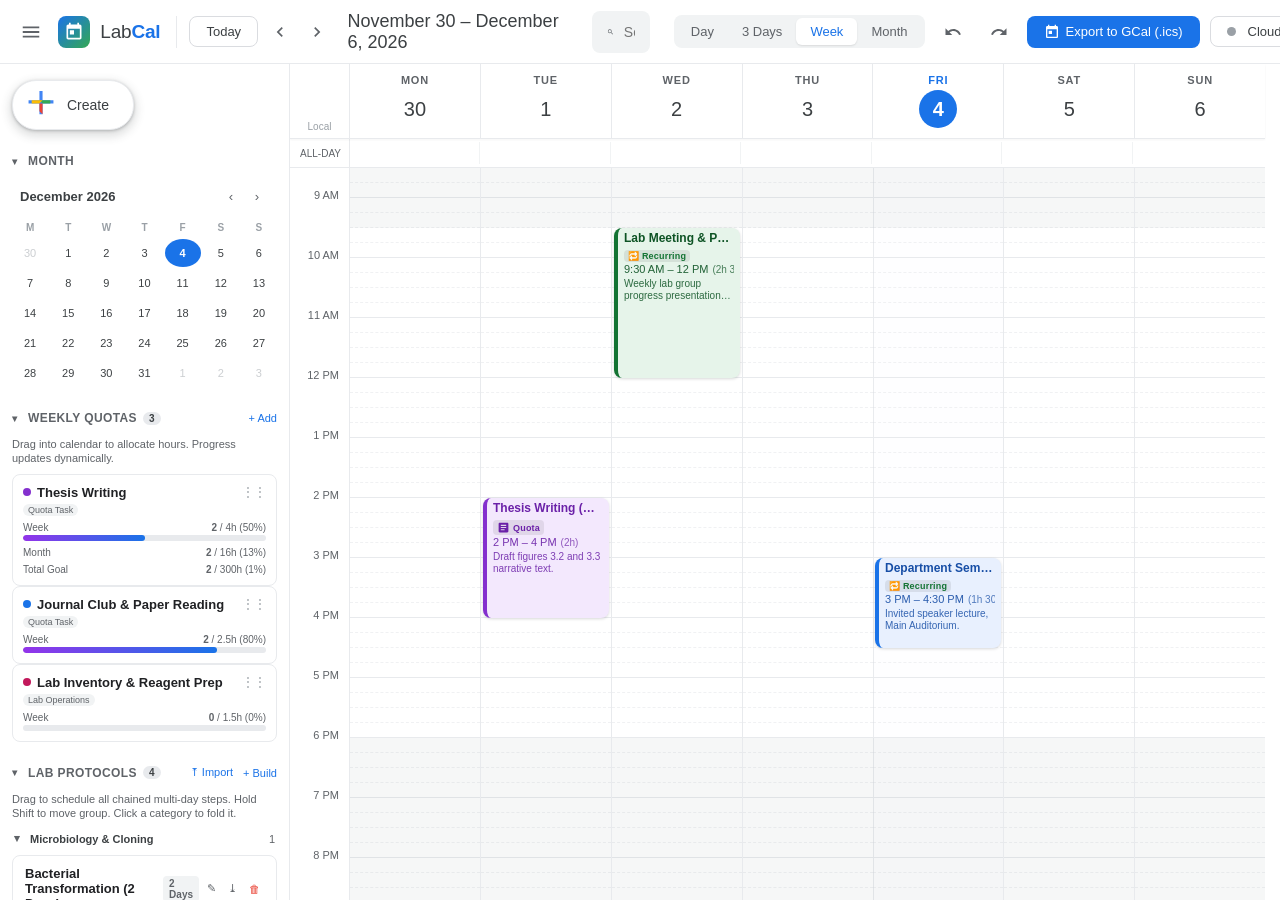
<file: index.html>
<!DOCTYPE html>
<html lang="en">
<head>
  <meta charset="UTF-8">
  <meta name="viewport" content="width=device-width, initial-scale=1.0">
  <title>LabCal - Biology & Research Calendar</title>
  <link rel="manifest" href="manifest.json">
  <link rel="icon" type="image/svg+xml" href="icons/icon.svg">
  <link rel="apple-touch-icon" href="icons/icon-192.png">
  <meta name="theme-color" content="#1a73e8">
  <meta name="mobile-web-app-capable" content="yes">
  <meta name="apple-mobile-web-app-capable" content="yes">
  <meta name="apple-mobile-web-app-status-bar-style" content="default">
  <meta name="apple-mobile-web-app-title" content="LabCal">
  <link rel="stylesheet" href="css/main.css">
  <link rel="stylesheet" href="css/calendar.css">
  <link rel="stylesheet" href="css/sidebar.css">
  <link rel="stylesheet" href="css/modal.css">
  <link rel="stylesheet" href="css/responsive.css">
</head>
<body>
  <!-- Top Application Header (Google Calendar Style) -->
  <header class="app-header">
    <div class="header-left">
      <button class="icon-btn" id="sidebarToggleBtn" title="Toggle Sidebar">
        <svg viewBox="0 0 24 24" width="22" height="22" fill="currentColor">
          <path d="M3 18h18v-2H3v2zm0-5h18v-2H3v2zm0-7v2h18V6H3z"/>
        </svg>
      </button>

      <a href="#" class="app-logo">
        <div class="app-logo-icon">
          <svg viewBox="0 0 24 24" width="20" height="20" fill="currentColor">
            <path d="M19 3h-1V1h-2v2H8V1H6v2H5c-1.1 0-2 .9-2 2v14c0 1.1.9 2 2 2h14c1.1 0 2-.9 2-2V5c0-1.1-.9-2-2-2zm0 16H5V8h14v11zM7 10h5v5H7z"/>
          </svg>
        </div>
        <div class="app-logo-text">Lab<span>Cal</span></div>
      </a>

      <div class="nav-controls">
        <button class="btn btn-outline" id="todayBtn">Today</button>
        <button class="icon-btn" id="prevBtn" title="Previous">
          <svg viewBox="0 0 24 24" width="20" height="20" fill="currentColor"><path d="M15.41 7.41L14 6l-6 6 6 6 1.41-1.41L10.83 12z"/></svg>
        </button>
        <button class="icon-btn" id="nextBtn" title="Next">
          <svg viewBox="0 0 24 24" width="20" height="20" fill="currentColor"><path d="M10 6L8.59 7.41 13.17 12l-4.58 4.59L10 18l6-6z"/></svg>
        </button>
        <div class="current-date-title" id="currentDateTitle">October 2026</div>
      </div>
    </div>

    <div class="header-middle">
      <div class="search-box">
        <svg viewBox="0 0 24 24"><path d="M15.5 14h-.79l-.28-.27A6.471 6.471 0 0 0 16 9.5 6.5 6.5 0 1 0 9.5 16c1.61 0 3.09-.59 4.23-1.57l.27.28v.79l5 4.99L20.49 19l-4.99-5zm-6 0C7.01 14 5 11.99 5 9.5S7.01 5 9.5 5 14 7.01 14 9.5 11.99 14 9.5 14z"/></svg>
        <input type="text" id="searchInput" placeholder="Search events, protocols, or bench notes..." autocomplete="off">
      </div>
    </div>

    <div class="header-right">
      <div class="view-selector">
        <button class="view-btn" data-view="day">Day</button>
        <button class="view-btn" data-view="3day">3 Days</button>
        <button class="view-btn active" data-view="week">Week</button>
        <button class="view-btn" data-view="month">Month</button>
      </div>

      <button class="icon-btn" id="undoBtn" title="Undo (Ctrl+Z)">
        <svg viewBox="0 0 24 24" width="18" height="18" fill="currentColor"><path d="M12.5 8c-2.65 0-5.05.99-6.9 2.6L2 7v9h9l-3.62-3.62c1.39-1.16 3.16-1.88 5.12-1.88 3.54 0 6.55 2.31 7.6 5.5l2.37-.78C21.08 11.03 17.15 8 12.5 8z"/></svg>
      </button>

      <button class="icon-btn" id="redoBtn" title="Redo (Ctrl+Y)">
        <svg viewBox="0 0 24 24" width="18" height="18" fill="currentColor"><path d="M18.4 10.6C16.55 8.99 14.15 8 11.5 8c-4.65 0-8.58 3.03-9.96 7.22L3.9 16c1.05-3.19 4.05-5.5 7.6-5.5 1.95 0 3.73.72 5.12 1.88L13 16h9V7l-3.6 3.6z"/></svg>
      </button>

      <button class="btn btn-primary" id="directGcalBtn" title="Direct 1-Click Export to Google Calendar format (.ics)">
        <svg viewBox="0 0 24 24" width="16" height="16" fill="currentColor"><path d="M19 3h-1V1h-2v2H8V1H6v2H5c-1.1 0-2 .9-2 2v14c0 1.1.9 2 2 2h14c1.1 0 2-.9 2-2V5c0-1.1-.9-2-2-2zm0 16H5V8h14v11zM7 10h5v5H7z"/></svg>
        Export to GCal (.ics)
      </button>

      <button class="btn btn-outline" id="cloudSyncBtn" title="Cloud Sync & Multi-Device Settings">
        <span class="sync-dot sync-dot-local" id="cloudSyncIndicator"></span>
        <span id="cloudSyncLabel">Cloud Sync</span>
      </button>

      <button class="install-pwa-btn hidden" id="installPwaBtn" title="Install LabCal on this device">
        📲 Install App
      </button>

      <div class="export-dropdown-wrapper">
        <button class="btn btn-outline" id="exportMenuBtn">
          More ▾
        </button>
        <div class="create-menu-dropdown hidden" id="exportDropdown">
          <div class="create-menu-item" id="exportIcsBtn">
            <svg viewBox="0 0 24 24"><path d="M19 3h-1V1h-2v2H8V1H6v2H5c-1.1 0-2 .9-2 2v14c0 1.1.9 2 2 2h14c1.1 0 2-.9 2-2V5c0-1.1-.9-2-2-2zm0 16H5V8h14v11z"/></svg>
            Export iCalendar (.ics)...
          </div>
          <div class="create-menu-item" id="exportJsonBtn">
            <svg viewBox="0 0 24 24"><path d="M14 2H6c-1.1 0-1.99.9-1.99 2L4 20c0 1.1.89 2 1.99 2H18c1.1 0 2-.9 2-2V8l-6-6zm2 16H8v-2h8v2zm0-4H8v-2h8v2zm-3-5V3.5L18.5 9H13z"/></svg>
            Export Full Backup (.json)
          </div>
          <div class="create-menu-item" id="importJsonTriggerBtn">
            <svg viewBox="0 0 24 24"><path d="M9 16h6v-6h4l-7-7-7 7h4v6zm-4 2h14v2H5v-2z"/></svg>
            Import Backup (.json)
          </div>
        </div>
      </div>
      <input type="file" id="jsonFileInput" accept=".json" class="hidden">
    </div>
  </header>

  <!-- Application Main Area -->
  <main class="app-main">
    <!-- Left Sidebar -->
    <aside class="app-sidebar" id="appSidebar">
      <!-- Create Action Button -->
      <div class="create-action-wrapper">
        <button class="btn-create-main" id="createMainBtn">
          <svg class="create-plus-icon" viewBox="0 0 36 36">
            <path fill="#4285F4" d="M16 16v14h4V16h14v-4H20V-2h-4v14H2v4z"/>
            <path fill="#34A853" d="M30 16H20l-4-4h14z"/>
            <path fill="#FBBC05" d="M6 16h10l4-4H6z"/>
            <path fill="#EA4335" d="M20 16v14l-4-4V16z"/>
          </svg>
          Create
        </button>
        <div class="create-menu-dropdown hidden" id="createDropdown">
          <div class="create-menu-item" id="createEventOption">
            <svg viewBox="0 0 24 24"><path d="M19 13h-6v6h-2v-6H5v-2h6V5h2v6h6v2z"/></svg>
            New Calendar Event
          </div>
          <div class="create-menu-item" id="createProtocolOption">
            <svg viewBox="0 0 24 24"><path d="M19 19v1a1 1 0 0 1-1 1H6a1 1 0 0 1-1-1v-1l4-5V8a1 1 0 0 1-1-1V5a1 1 0 0 1 1-1h6a1 1 0 0 1 1 1v2a1 1 0 0 1-1 1v6l4 5z"/></svg>
            Build Custom Protocol
          </div>
          <div class="create-menu-item" id="createQuotaOption">
            <svg viewBox="0 0 24 24"><path d="M19 3H5c-1.1 0-2 .9-2 2v14c0 1.1.9 2 2 2h14c1.1 0 2-.9 2-2V5c0-1.1-.9-2-2-2zm-5 14H7v-2h7v2zm3-4H7v-2h10v2zm0-4H7V7h10v2z"/></svg>
            Add Weekly Quota Goal
          </div>
        </div>
      </div>

      <!-- Every section folds by clicking its header (state remembered per device) -->

      <!-- Mini Calendar Datepicker Widget -->
      <div class="sidebar-section" data-section="mini-calendar">
        <div class="sidebar-section-header" role="button" tabindex="0" aria-expanded="true">
          <div class="sidebar-section-title"><span class="section-chevron">▾</span><span>Month</span></div>
        </div>
        <div class="sidebar-section-body">
          <div class="mini-calendar-widget" id="miniCalendarWidget"></div>
        </div>
      </div>

      <!-- Weekly Quotas & Flexible Tasks Section -->
      <div class="sidebar-section" data-section="quotas">
        <div class="sidebar-section-header" role="button" tabindex="0" aria-expanded="true">
          <div class="sidebar-section-title">
            <span class="section-chevron">▾</span>
            <span>Weekly Quotas</span>
            <span class="section-badge" id="quotaCountBadge">3</span>
          </div>
          <button class="section-action-btn" id="addQuotaLinkBtn">+ Add</button>
        </div>
        <div class="sidebar-section-body">
          <p style="font-size: 11px; color: var(--google-grey-700); line-height: 1.3;">
            Drag into calendar to allocate hours. Progress updates dynamically.
          </p>
          <div class="quotas-list" id="sidebarQuotasList"></div>
        </div>
      </div>

      <!-- Protocol Templates Library Section -->
      <div class="sidebar-section" data-section="protocols">
        <div class="sidebar-section-header" role="button" tabindex="0" aria-expanded="true">
          <div class="sidebar-section-title">
            <span class="section-chevron">▾</span>
            <span>Lab Protocols</span>
            <span class="section-badge" id="protocolCountBadge">4</span>
          </div>
          <div class="section-actions">
            <button class="section-action-btn" id="importProtocolLinkBtn" title="Import a shared .protocol.json file">⤒ Import</button>
            <button class="section-action-btn" id="buildProtocolLinkBtn">+ Build</button>
          </div>
        </div>
        <div class="sidebar-section-body">
          <p style="font-size: 11px; color: var(--google-grey-700); line-height: 1.3;">
            Drag to schedule all chained multi-day steps. Hold Shift to move group. Click a category to fold it.
          </p>
          <div class="protocols-list" id="sidebarProtocolsList"></div>
        </div>
      </div>

      <!-- Quick Event Classes (Single Drag Chips) -->
      <div class="sidebar-section" data-section="quick-classes">
        <div class="sidebar-section-header" role="button" tabindex="0" aria-expanded="true">
          <div class="sidebar-section-title"><span class="section-chevron">▾</span><span>Quick Event Classes</span></div>
          <button class="section-action-btn" id="addQuickClassLinkBtn">+ New</button>
        </div>
        <div class="sidebar-section-body">
          <div class="event-classes-grid" id="sidebarEventClassesGrid"></div>
        </div>
      </div>

      <!-- Category Filter Toggles -->
      <div class="sidebar-section" data-section="filters">
        <div class="sidebar-section-header" role="button" tabindex="0" aria-expanded="true">
          <div class="sidebar-section-title"><span class="section-chevron">▾</span><span>Filter Calendars</span></div>
          <button class="section-action-btn" id="addCategoryLinkBtn">+ New</button>
        </div>
        <div class="sidebar-section-body">
          <div class="category-filters-list" id="sidebarCategoryFilters"></div>
        </div>
      </div>

      <!-- Display Options -->
      <div class="sidebar-section" data-section="display">
        <div class="sidebar-section-header" role="button" tabindex="0" aria-expanded="true">
          <div class="sidebar-section-title"><span class="section-chevron">▾</span><span>Display</span></div>
        </div>
        <div class="sidebar-section-body display-options">
          <label class="display-option">
            <input type="checkbox" id="showPassiveToggle" checked>
            <span>Show passive / incubation steps</span>
          </label>
          <label class="display-option">
            <input type="checkbox" id="highlightWorkingHoursToggle" checked>
            <span>Shade outside working hours</span>
          </label>
          <div class="display-option working-hours-row">
            <span>Working hours</span>
            <input type="time" class="input-sm" id="workingHoursStart" value="09:30" step="900" aria-label="Working hours start">
            <span>–</span>
            <input type="time" class="input-sm" id="workingHoursEnd" value="18:00" step="900" aria-label="Working hours end">
          </div>
        </div>
      </div>
    </aside>

    <!-- Calendar Viewport -->
    <div class="cal-container" id="calendarContainer"></div>
  </main>

  <!-- Event Edit / View Modal -->
  <div class="modal-backdrop hidden" id="eventEditModal">
    <div class="modal-dialog">
      <div class="modal-header">
        <h3 class="modal-title" id="eventModalTitle">Edit Event</h3>
        <button class="modal-close-btn" id="eventModalCloseBtn">✕</button>
      </div>
      <div class="modal-body">
        <input type="hidden" id="editEventId">

        <div class="form-group full-width">
          <label>Event Title</label>
          <input type="text" class="input-text" id="editEventTitle" placeholder="e.g. SDS-PAGE Run">
        </div>

        <div style="margin-bottom: 12px; display: flex; align-items: center; gap: 8px;">
          <input type="checkbox" id="editEventIsAllDay" style="cursor: pointer; width: 15px; height: 15px; accent-color: var(--google-blue);">
          <label for="editEventIsAllDay" style="font-size: 13px; font-weight: 500; cursor: pointer; user-select: none;">All day / Multi-day banner event</label>
        </div>

        <div id="editEventTimeRow" style="display: flex; flex-direction: column; gap: 12px;">
          <div class="form-row-2">
            <div class="form-group">
              <label>Start Date</label>
              <input type="date" class="input-text" id="editEventDate">
            </div>
            <div class="form-group">
              <label>Start Time</label>
              <input type="time" class="input-text" id="editEventStartTime" step="900">
            </div>
          </div>
          <div class="form-row-2">
            <div class="form-group">
              <label>End Date</label>
              <input type="date" class="input-text" id="editEventEndDateTimed">
            </div>
            <div class="form-group">
              <label>End Time</label>
              <input type="time" class="input-text" id="editEventEndTime" step="900">
            </div>
          </div>
        </div>

        <div class="form-row-2 hidden" id="editEventDateRangeRow">
          <div class="form-group">
            <label>Start Date</label>
            <input type="date" class="input-text" id="editEventStartDate">
          </div>
          <div class="form-group">
            <label>End Date</label>
            <input type="date" class="input-text" id="editEventEndDate">
          </div>
        </div>

        <div class="form-group full-width" id="repeatSection" style="margin-bottom: 12px;">
          <label>Repeat</label>
          <select class="input-select" id="repeatPreset">
            <option value="none">Does not repeat</option>
            <option value="daily">Every day</option>
            <option value="weekly">Every week</option>
            <option value="monthly">Every month</option>
            <option value="yearly">Every year</option>
            <option value="weekdays">Every weekday (Mon-Fri)</option>
            <option value="custom">Custom...</option>
          </select>
          <div id="repeatCustom" class="hidden" style="display: flex; flex-direction: column; gap: 10px; margin-top: 10px;">
            <div style="display: flex; align-items: center; gap: 8px; font-size: 13px;">
              <span>Repeat every</span>
              <input type="number" class="input-text" id="repeatInterval" min="1" max="99" value="1" style="width: 70px;">
              <select class="input-select" id="repeatFreq" style="width: auto;">
                <option value="DAILY">day(s)</option>
                <option value="WEEKLY">week(s)</option>
                <option value="MONTHLY">month(s)</option>
                <option value="YEARLY">year(s)</option>
              </select>
            </div>
            <div id="repeatWeekdays" class="hidden" style="display: flex; gap: 6px; flex-wrap: wrap;"></div>
            <select class="input-select hidden" id="repeatMonthMode"></select>
          </div>
          <div id="repeatEnds" class="hidden" style="display: flex; align-items: center; gap: 8px; margin-top: 10px; font-size: 13px; flex-wrap: wrap;">
            <span>Ends</span>
            <select class="input-select" id="repeatEndMode" style="width: auto;">
              <option value="never">Never</option>
              <option value="date">On date</option>
              <option value="count">After</option>
            </select>
            <input type="date" class="input-text hidden" id="repeatEndDate" style="width: auto;">
            <span id="repeatEndCountWrap" class="hidden" style="display: inline-flex; align-items: center; gap: 6px;">
              <input type="number" class="input-text" id="repeatEndCount" min="1" max="999" value="10" style="width: 70px;">
              <span>occurrences</span>
            </span>
          </div>
          <div id="repeatSummary" style="font-size: 11px; color: var(--google-grey-700); margin-top: 6px;"></div>
        </div>

        <div class="form-row-2">
          <div class="form-group">
            <label>Category</label>
            <select class="input-select" id="editEventCategory">
              <option value="Meeting">Meeting (Green)</option>
              <option value="Protocol">Protocol (Blue)</option>
              <option value="Bench Work">Bench Work (Blue)</option>
              <option value="Quota Task">Cognitive / Quota Task (Purple)</option>
              <option value="Instrumentation">Instrumentation (Orange)</option>
              <option value="Lab Operations">Lab Operations (Pink)</option>
            </select>
          </div>
          <div class="form-group">
            <label>Color Accent</label>
            <select class="input-select" id="editEventColor">
              <option value="ocean">Ocean Blue</option>
              <option value="emerald">Emerald Green</option>
              <option value="lavender">Lavender Purple</option>
              <option value="amber">Amber Orange</option>
              <option value="rose">Rose Pink</option>
              <option value="cyan">Cyan Teal</option>
            </select>
          </div>
        </div>

        <div class="form-group full-width" id="protocolInfoBanner"></div>

        <div class="form-group full-width">
          <label>Bench Notes & Reagents</label>
          <textarea class="input-textarea" id="editEventNotes" rows="3" placeholder="Reagents, equipment booked, antibody dilutions, incubation temps..."></textarea>
        </div>
      </div>
      <div class="modal-footer">
        <button type="button" class="btn btn-outline" id="modalSplitBtn">Split</button>
        <button type="button" class="btn btn-outline" id="modalDuplicateBtn">Duplicate</button>
        <button type="button" class="btn btn-outline" style="color:var(--google-red); border-color:#fce8e6;" id="modalDeleteBtn">Delete</button>
        <button type="button" class="btn btn-primary" id="modalSaveBtn">Save Changes</button>
      </div>
    </div>
  </div>

  <!-- Interactive Protocol Builder Modal -->
  <div class="modal-backdrop hidden" id="protocolBuilderModal">
    <div class="modal-dialog modal-lg">
      <div class="modal-header">
        <h3 class="modal-title">Protocol Builder & Timeline Sequencer</h3>
        <button class="modal-close-btn" id="protoBuildCloseBtn">✕</button>
      </div>
      <div class="modal-body">
        <div class="form-row-3">
          <div class="form-group" style="grid-column: span 2;">
            <label>Protocol Name</label>
            <input type="text" class="input-text" id="protoBuildName" placeholder="e.g. Immunofluorescence Staining (2 Days)">
          </div>
          <div class="form-group">
            <label>Theme Color</label>
            <select class="input-select" id="protoBuildColor">
              <option value="ocean">Ocean Blue</option>
              <option value="emerald">Emerald Green</option>
              <option value="lavender">Lavender Purple</option>
              <option value="amber">Amber Orange</option>
              <option value="rose">Rose Pink</option>
              <option value="cyan">Cyan Teal</option>
            </select>
          </div>
        </div>

        <div class="form-row-2">
          <div class="form-group">
            <label>Protocol Category (library folder)</label>
            <input type="text" class="input-text" id="protoBuildCategory" list="protoBuildCategoryOptions" maxlength="60" placeholder="e.g. Protein Analysis, Cell Culture">
            <datalist id="protoBuildCategoryOptions"></datalist>
          </div>
          <div class="form-group">
            <label>Description / Overview</label>
            <input type="text" class="input-text" id="protoBuildDesc" placeholder="Brief protocol objective or reference">
          </div>
        </div>

        <!-- Live Visual Timeline Preview -->
        <div class="proto-timeline-preview-container">
          <div class="timeline-preview-header">
            <div class="timeline-preview-heading">Timeline Preview</div>
            <label class="timeline-preview-start">
              If started at
              <input type="time" class="input-sm" id="protoBuildPreviewStart" value="09:00" step="900">
            </label>
          </div>
          <div id="protoBuildTimelinePreview"></div>
        </div>

        <!-- Steps List Section -->
        <div class="proto-steps-section">
          <div class="proto-steps-header">
            <label style="font-size: 12px; font-weight:700;">Protocol Steps & Gaps</label>
            <button type="button" class="btn btn-secondary btn-sm" id="protoBuildAddStepBtn">+ Add Step</button>
          </div>
          <div id="protoBuildStepsList" class="proto-steps-list"></div>
          <button type="button" class="btn btn-outline proto-add-step-bottom" id="protoBuildAddStepBottomBtn">+ Add Step</button>
        </div>
      </div>
      <div class="modal-footer">
        <button type="button" class="btn btn-outline" id="protoBuildCancelBtn">Cancel</button>
        <button type="button" class="btn btn-primary" id="protoBuildSaveBtn">Save Protocol to Library</button>
      </div>
    </div>
  </div>

  <!-- Weekly / Monthly / Total Quota Goal Setup & Edit Modal -->
  <div class="modal-backdrop hidden" id="quotaCreatorModal">
    <div class="modal-dialog">
      <div class="modal-header">
        <h3 class="modal-title" id="quotaModalTitle">Goal & Quota Setup</h3>
        <button class="modal-close-btn" id="quotaModalCloseBtn">✕</button>
      </div>
      <div class="modal-body">
        <input type="hidden" id="quotaEditId">
        <div class="form-group full-width">
          <label>Goal Title</label>
          <input type="text" class="input-text" id="quotaTitleInput" placeholder="e.g. Electrophysiology Basics, Thesis Writing, Deep Work">
        </div>
        <div class="form-row-3">
          <div class="form-group">
            <label>Weekly Target (h)</label>
            <input type="number" class="input-text" id="quotaWeeklyHoursInput" placeholder="e.g. 4.0 (optional)" step="0.5" min="0" max="168">
          </div>
          <div class="form-group">
            <label>Monthly Target (h)</label>
            <input type="number" class="input-text" id="quotaMonthlyHoursInput" placeholder="e.g. 16.0 (optional)" step="0.5" min="0" max="720">
          </div>
          <div class="form-group">
            <label>Total Goal (h)</label>
            <input type="number" class="input-text" id="quotaTotalHoursInput" placeholder="e.g. 300 (optional)" step="1" min="0" max="5000">
          </div>
        </div>
        <div class="form-row-2">
          <div class="form-group">
            <label>Color Accent</label>
            <select class="input-select" id="quotaColorSelect">
              <option value="lavender">Lavender Purple</option>
              <option value="ocean">Ocean Blue</option>
              <option value="emerald">Emerald Green</option>
              <option value="amber">Amber Orange</option>
              <option value="rose">Rose Pink</option>
              <option value="cyan">Cyan Teal</option>
            </select>
          </div>
          <div class="form-group">
            <label>Link Across Categories (Optional)</label>
            <div id="quotaCategoriesCheckboxes" style="display:flex; flex-wrap:wrap; gap:8px; margin-top:6px;"></div>
          </div>
        </div>
        <div class="form-group full-width">
          <label>Description / Notes</label>
          <input type="text" class="input-text" id="quotaDescInput" placeholder="Techniques, objectives, milestones...">
        </div>
      </div>
      <div class="modal-footer">
        <button type="button" class="btn btn-outline" id="quotaCancelBtn">Cancel</button>
        <button type="button" class="btn btn-primary" id="quotaSaveBtn">Save Goal</button>
      </div>
    </div>
  </div>

  <!-- Quick Event Class Edit / Create Modal -->
  <div class="modal-backdrop hidden" id="quickClassModal">
    <div class="modal-dialog" style="max-width: 440px;">
      <div class="modal-header">
        <h3 class="modal-title" id="quickClassModalTitle">Quick Event Class</h3>
        <button class="modal-close-btn" id="quickClassModalCloseBtn">✕</button>
      </div>
      <div class="modal-body">
        <input type="hidden" id="quickClassEditId">
        <div class="form-group full-width">
          <label>Class Title</label>
          <input type="text" class="input-text" id="quickClassTitleInput" placeholder="e.g. Patch Clamp, Western Blot Preparation">
        </div>
        <div class="form-row-2">
          <div class="form-group">
            <label>Default Duration (Minutes)</label>
            <input type="number" class="input-text" id="quickClassDurationInput" value="60" step="15" min="15" max="720">
          </div>
          <div class="form-group">
            <label>Category</label>
            <select class="input-select" id="quickClassCategorySelect"></select>
          </div>
        </div>
        <div class="form-group full-width">
          <label>Color Accent</label>
          <select class="input-select" id="quickClassColorSelect">
            <option value="ocean">Ocean Blue</option>
            <option value="emerald">Emerald Green</option>
            <option value="lavender">Lavender Purple</option>
            <option value="amber">Amber Orange</option>
            <option value="rose">Rose Pink</option>
            <option value="cyan">Cyan Teal</option>
          </select>
        </div>
      </div>
      <div class="modal-footer">
        <button type="button" class="btn btn-outline" id="quickClassCancelBtn">Cancel</button>
        <button type="button" class="btn btn-primary" id="quickClassSaveBtn">Save Class</button>
      </div>
    </div>
  </div>

  <!-- Calendar Category / Filter Edit / Create Modal -->
  <div class="modal-backdrop hidden" id="categoryModal">
    <div class="modal-dialog" style="max-width: 420px;">
      <div class="modal-header">
        <h3 class="modal-title" id="categoryModalTitle">Calendar Category</h3>
        <button class="modal-close-btn" id="categoryModalCloseBtn">✕</button>
      </div>
      <div class="modal-body">
        <input type="hidden" id="categoryEditOldName">
        <div class="form-group full-width">
          <label>Category Name</label>
          <input type="text" class="input-text" id="categoryNameInput" placeholder="e.g. Teaching, Computational, Clinical">
        </div>
        <div class="form-group full-width">
          <label>Color Accent</label>
          <select class="input-select" id="categoryColorSelect">
            <option value="ocean">Ocean Blue</option>
            <option value="emerald">Emerald Green</option>
            <option value="lavender">Lavender Purple</option>
            <option value="amber">Amber Orange</option>
            <option value="rose">Rose Pink</option>
            <option value="cyan">Cyan Teal</option>
          </select>
        </div>
      </div>
      <div class="modal-footer">
        <button type="button" class="btn btn-outline" id="categoryCancelBtn">Cancel</button>
        <button type="button" class="btn btn-primary" id="categorySaveBtn">Save Category</button>
      </div>
    </div>
  </div>

  <!-- Floating Quick Create Popover (GCal style) -->
  <div class="quick-create-popover hidden" id="quickCreatePopover">
    <div class="popover-header">
      <input type="text" class="popover-title-input" id="popoverTitleInput" placeholder="Add title" autocomplete="off">
      <button class="popover-close-btn" id="popoverCloseBtn" title="Close (Esc)">✕</button>
    </div>
    <div class="popover-body">
      <div class="popover-time-row">
        <svg viewBox="0 0 24 24" width="16" height="16" fill="currentColor"><path d="M11.99 2C6.47 2 2 6.48 2 12s4.47 10 9.99 10C17.52 22 22 17.52 22 12S17.52 2 11.99 2zM12 20c-4.42 0-8-3.58-8-8s3.58-8 8-8 8 3.58 8 8-3.58 8-8 8zm.5-13H11v6l5.25 3.15.75-1.23-4.5-2.67z"/></svg>
        <span id="popoverTimeLabel">10:00 AM – 11:00 AM</span>
      </div>
      <div class="popover-controls-row">
        <select class="input-select popover-select" id="popoverCategorySelect"></select>
      </div>
    </div>
    <div class="popover-footer">
      <button type="button" class="btn btn-outline btn-sm" id="popoverMoreOptionsBtn">More options</button>
      <button type="button" class="btn btn-primary btn-sm" id="popoverSaveBtn">Save</button>
    </div>
  </div>

  <!-- Recurring Series Occurrence Edit Prompt Modal -->
  <div class="modal-backdrop hidden" id="seriesPromptModal">
    <div class="modal-dialog" style="max-width: 440px;">
      <div class="modal-header">
        <h3 class="modal-title" id="seriesPromptTitle">Edit Recurring Event</h3>
        <button class="modal-close-btn" id="seriesPromptCloseBtn">✕</button>
      </div>
      <div class="modal-body">
        <p style="font-size: 13px; color: var(--google-grey-800); margin-bottom: 8px;" id="seriesPromptDescription">
          This is an occurrence of a recurring series. How would you like to apply your changes?
        </p>
        <div style="display: flex; flex-direction: column; gap: 10px; margin-top: 6px;">
          <label style="display: flex; align-items: flex-start; gap: 10px; font-size: 13px; cursor: pointer;">
            <input type="radio" name="seriesEditScope" value="this" checked style="margin-top: 3px;">
            <div>
              <strong>This occurrence only</strong>
              <div style="font-size: 11px; color: var(--google-grey-700);">Changes apply only to this specific date.</div>
            </div>
          </label>
          <label style="display: flex; align-items: flex-start; gap: 10px; font-size: 13px; cursor: pointer;">
            <input type="radio" name="seriesEditScope" value="following" style="margin-top: 3px;">
            <div>
              <strong>This and all following events</strong>
              <div style="font-size: 11px; color: var(--google-grey-700);">Applies changes from this date forward.</div>
            </div>
          </label>
          <label style="display: flex; align-items: flex-start; gap: 10px; font-size: 13px; cursor: pointer;">
            <input type="radio" name="seriesEditScope" value="all" style="margin-top: 3px;">
            <div>
              <strong>All events in series</strong>
              <div style="font-size: 11px; color: var(--google-grey-700);">Modifies every occurrence across the calendar.</div>
            </div>
          </label>
        </div>
      </div>
      <div class="modal-footer">
        <button type="button" class="btn btn-outline" id="seriesPromptCancelBtn">Cancel</button>
        <button type="button" class="btn btn-primary" id="seriesPromptConfirmBtn">Apply</button>
      </div>
    </div>
  </div>

  <!-- Export to Google Calendar (.ics) Modal -->
  <div class="modal-backdrop hidden" id="icsExportModal">
    <div class="modal-dialog" style="max-width: 480px;">
      <div class="modal-header">
        <h3 class="modal-title">Export to Google Calendar (.ics)</h3>
        <button class="modal-close-btn" id="icsExportCloseBtn">✕</button>
      </div>
      <div class="modal-body ics-export-body">
        <fieldset class="ics-export-group">
          <legend>What to export</legend>
          <label class="ics-export-option">
            <input type="radio" name="icsRange" value="week" checked>
            <span>Week of</span>
            <input type="date" class="input-sm" id="icsWeekDate">
            <span class="ics-range-hint" id="icsWeekLabel"></span>
          </label>
          <label class="ics-export-option">
            <input type="radio" name="icsRange" value="custom">
            <span>From</span>
            <input type="date" class="input-sm" id="icsFromDate">
            <span>to</span>
            <input type="date" class="input-sm" id="icsToDate">
          </label>
          <label class="ics-export-option">
            <input type="radio" name="icsRange" value="all">
            <span>Everything (recurring events stay recurring)</span>
          </label>
        </fieldset>

        <fieldset class="ics-export-group">
          <legend>Include</legend>
          <label class="ics-export-option">
            <input type="checkbox" id="icsIncludePassive">
            <span>Passive / incubation steps</span>
          </label>
          <label class="ics-export-option">
            <input type="checkbox" id="icsIncludeRecurring" checked>
            <span>Recurring events (e.g. lab meeting, seminars)</span>
          </label>
          <label class="ics-export-option">
            <input type="checkbox" id="icsOnlyVisible" checked>
            <span>Only categories shown in the calendar (Filter Calendars)</span>
          </label>
        </fieldset>

        <div class="ics-export-summary" id="icsExportSummary"></div>
        <p class="ics-export-tip">
          Google Calendar adds the events from an import but never removes events you deleted in LabCal.
          Tip: import into a separate calendar (e.g. "LabCal") in Google Calendar; to refresh it,
          delete that calendar and import a new export.
        </p>
      </div>
      <div class="modal-footer">
        <button type="button" class="btn btn-outline" id="icsExportCancelBtn">Cancel</button>
        <button type="button" class="btn btn-primary" id="icsExportDownloadBtn">Download .ics</button>
      </div>
    </div>
  </div>

  <!-- Cloud Sync Conflict Modal -->
  <div class="modal-backdrop hidden" id="syncConflictModal">
    <div class="modal-dialog" style="max-width: 460px;">
      <div class="modal-header">
        <h3 class="modal-title">Sync Conflict</h3>
      </div>
      <div class="modal-body">
        <p style="font-size: 13px; color: var(--google-grey-800); margin-bottom: 8px;" id="syncConflictDescription">
          The cloud copy was changed on another device, and this device also has changes that were not synced yet.
          Which version do you want to keep? The other version will be replaced.
        </p>
        <p style="font-size: 12px; color: var(--google-grey-700);">
          Tip: download a backup of this device first if you are unsure.
        </p>
      </div>
      <div class="modal-footer" style="flex-wrap: wrap; gap: 8px;">
        <button type="button" class="btn btn-outline" id="syncConflictBackupBtn">Download backup of this device</button>
        <button type="button" class="btn btn-outline" id="syncConflictCancelBtn">Decide later</button>
        <button type="button" class="btn btn-outline" id="syncConflictCloudBtn">Use cloud version</button>
        <button type="button" class="btn btn-primary" id="syncConflictLocalBtn">Keep this device's version</button>
      </div>
    </div>
  </div>

  <!-- Right-Click Context Menu -->
  <div class="context-menu hidden" id="eventContextMenu">
    <div class="context-menu-item" data-action="edit">
      <svg viewBox="0 0 24 24"><path d="M3 17.25V21h3.75L17.81 9.94l-3.75-3.75L3 17.25zM20.71 7.04c.39-.39.39-1.02 0-1.41l-2.34-2.34a.9959.9959 0 0 0-1.41 0l-1.83 1.83 3.75 3.75 1.83-1.83z"/></svg>
      Edit Details...
    </div>
    <div class="context-menu-item" data-action="split">
      <svg viewBox="0 0 24 24"><path d="M19 15v4H5v-4h14m1-2H4c-.55 0-1 .45-1 1v6c0 .55.45 1 1 1h16c.55 0 1-.45 1-1v-6c0-.55-.45-1-1-1zm-1-8V9H5V5h14m1-2H4c-.55 0-1 .45-1 1v6c0 .55.45 1 1 1h16c.55 0 1-.45 1-1V4c0-.55-.45-1-1-1z"/></svg>
      Split in Half
    </div>
    <div class="context-menu-item" data-action="duplicate">
      <svg viewBox="0 0 24 24"><path d="M16 1H4c-1.1 0-2 .9-2 2v14h2V3h12V1zm3 4H8c-1.1 0-2 .9-2 2v14c0 1.1.9 2 2 2h11c1.1 0 2-.9 2-2V7c0-1.1-.9-2-2-2zm0 16H8V7h11v14z"/></svg>
      Duplicate
    </div>
    <div class="context-menu-divider"></div>
    <div class="context-menu-item" data-action="shift-group">
      <svg viewBox="0 0 24 24"><path d="M10 9h4V6h3l-5-5-5 5h3v3zm-1 1H6V7l-5 5 5 5v-3h3v-4zm14 2l-5-5v3h-3v4h3v3l5-5zm-9 3h-4v3H7l5 5 5-5h-3v-3z"/></svg>
      Shift Entire Protocol Run...
    </div>
    <div class="context-menu-item" data-action="cascade-shift">
      <svg viewBox="0 0 24 24"><path d="M16 13h-3V3h-2v10H8l4 4 4-4zM4 19v2h16v-2H4z"/></svg>
      Cascade Downstream Steps...
    </div>
    <div class="context-menu-item danger-item" data-action="delete-group">
      <svg viewBox="0 0 24 24"><path d="M6 19c0 1.1.9 2 2 2h8c1.1 0 2-.9 2-2V7H6v12zM19 4h-3.5l-1-1h-5l-1 1H5v2h14V4z"/></svg>
      Delete Entire Protocol Run
    </div>
    <div class="context-menu-divider"></div>
    <div class="context-menu-item danger-item" data-action="delete">
      <svg viewBox="0 0 24 24"><path d="M6 19c0 1.1.9 2 2 2h8c1.1 0 2-.9 2-2V7H6v12zM19 4h-3.5l-1-1h-5l-1 1H5v2h14V4z"/></svg>
      Delete Event
    </div>
  </div>

  <!-- Hidden File Input for Single Protocol Import -->
  <input type="file" id="protocolFileInput" accept=".json,.protocol.json,application/json" multiple class="hidden">

  <!-- Cloud Sync & Multi-Device Setup Modal -->
  <div class="modal-overlay hidden" id="cloudSyncModal">
    <div class="modal-card" style="max-width: 580px;">
      <div class="modal-header">
        <div class="modal-title">☁️ Multi-Device Cloud Sync</div>
        <button class="modal-close-btn" id="cloudSyncCloseBtn">&times;</button>
      </div>
      <div class="modal-body">
        <!-- Live Connection Status Card -->
        <div class="sync-status-card" id="syncStatusCard">
          <div class="sync-status-info">
            <span class="sync-dot sync-dot-local" id="syncModalStatusDot"></span>
            <div>
              <div class="sync-status-text" id="syncModalStatusText">Local Storage Only</div>
              <div class="sync-status-subtext" id="syncModalStatusSubtext">Not connected to cloud</div>
            </div>
          </div>
          <div style="display:flex; gap:6px;">
            <button class="btn btn-primary hidden" id="syncNowBtn" style="padding: 6px 12px; font-size:12px;">Sync Now</button>
            <button class="btn btn-outline hidden" id="signOutBtn" style="padding: 6px 12px; font-size:12px;">Disconnect</button>
          </div>
        </div>

        <!-- Navigation Tabs -->
        <div class="sync-tabs-nav">
          <button class="sync-tab-btn active" data-tab="account" id="tabAccountBtn">Account & Login</button>
          <button class="sync-tab-btn" data-tab="config" id="tabConfigBtn">Database & Privacy (E2EE)</button>
          <button class="sync-tab-btn" data-tab="guide" id="tabGuideBtn">60s Setup Guide</button>
        </div>

        <!-- Tab 1: Account Login / Signup -->
        <div id="syncTabAccount">
          <div id="authFormsContainer">
            <div class="modal-form-row">
              <label class="modal-label">Email Address</label>
              <input type="email" class="modal-input" id="syncEmailInput" placeholder="scientist@university.edu">
            </div>
            <div class="modal-form-row">
              <label class="modal-label">Password</label>
              <input type="password" class="modal-input" id="syncPasswordInput" placeholder="••••••••••••">
            </div>
            <div style="display:flex; gap:10px; margin-top:14px;">
              <button class="btn btn-primary" id="signInBtn" style="flex:1;">Sign In</button>
              <button class="btn btn-outline" id="signUpBtn" style="flex:1;">Create Account</button>
            </div>
          </div>
          <div id="authLoggedInView" class="hidden" style="padding:14px 0; text-align:center;">
            <p style="font-size:13px; color:var(--google-grey-700); margin-bottom:12px;">
              Your calendar automatically synchronizes in real time across all devices.
            </p>
            <button class="btn btn-primary" id="triggerSyncNowBtn">🔄 Synchronize Now</button>
          </div>
        </div>

        <!-- Tab 2: Database Settings & E2EE -->
        <div id="syncTabConfig" class="hidden">
          <div class="modal-form-row">
            <label class="modal-label">Supabase Project URL</label>
            <input type="text" class="modal-input" id="syncSupabaseUrlInput" placeholder="https://your-project-id.supabase.co">
            <span style="font-size:11px; color:var(--google-grey-600);">Found in Supabase: Project Settings &rarr; API &rarr; Project URL</span>
          </div>
          <div class="modal-form-row">
            <label class="modal-label">Supabase Public Anon Key</label>
            <input type="password" class="modal-input" id="syncAnonKeyInput" placeholder="eyJhbGciOiJIUzI1NiIsInR5cCI6IkpXVCJ9...">
            <span style="font-size:11px; color:var(--google-grey-600);">Found in Supabase: Project Settings &rarr; API &rarr; Project API keys (anon / public)</span>
          </div>

          <div class="e2ee-callout-box">
            <div style="font-weight:700; display:flex; align-items:center; gap:6px; margin-bottom:4px;">
              🔒 Optional Client-Side Encryption (Zero-Knowledge AES-GCM-256)
            </div>
            <div>
              Set a Passphrase to encrypt all calendar events, protocols, and notes in your browser <strong>before</strong> sending them to the cloud. Even Supabase cannot read your research.
            </div>
          </div>

          <div class="modal-form-row">
            <label class="modal-label">Encryption Passphrase (Optional)</label>
            <input type="password" class="modal-input" id="syncPassphraseInput" placeholder="Leave empty for standard cloud storage">
          </div>

          <div style="display:flex; justify-content:flex-end; margin-top:12px;">
            <button class="btn btn-primary" id="saveSyncConfigBtn">Save Configuration</button>
          </div>
        </div>

        <!-- Tab 3: Setup Guide -->
        <div id="syncTabGuide" class="hidden">
          <div style="font-size:13px; line-height:1.5; color:var(--google-grey-800);">
            <p style="margin-bottom:8px;"><strong>How to get free 24/7 cloud sync in 60 seconds:</strong></p>
            <ol style="padding-left:18px; margin-bottom:12px;">
              <li style="margin-bottom:6px;">Go to <a href="https://supabase.com" target="_blank" style="color:var(--google-blue); font-weight:500;">supabase.com</a> and sign in (free tier).</li>
              <li style="margin-bottom:6px;">Click <strong>New Project</strong> (e.g. name it <code>LabCal</code>).</li>
              <li style="margin-bottom:6px;">Open the <strong>SQL Editor</strong> on the left, paste the snippet below, and click <strong>Run</strong>:</li>
            </ol>
            <div class="sql-code-container">
              <button class="sql-copy-btn" id="copySqlBtn">Copy SQL</button>
              <pre id="sqlSnippetBox" style="margin:0; font-family:inherit;"></pre>
            </div>
            <ol start="4" style="padding-left:18px; margin-top:12px;">
              <li style="margin-bottom:6px;">Go to <strong>Project Settings &rarr; API</strong>, copy your <strong>URL</strong> and <strong>anon key</strong> into the Database Settings tab here.</li>
              <li>Sign up or log in with your email in the Account tab. Done! All your devices will now sync 24/7.</li>
            </ol>
          </div>
        </div>
      </div>
      <div class="modal-footer">
        <button class="btn btn-outline" id="cloudSyncDoneBtn">Close</button>
      </div>
    </div>
  </div>

  <!-- Toast Notification Container -->
  <div class="app-toast" id="appToast">Notification</div>

  <!-- Main JavaScript Bootstrap -->
  <script type="module" src="js/app.js"></script>
</body>
</html>
</file>
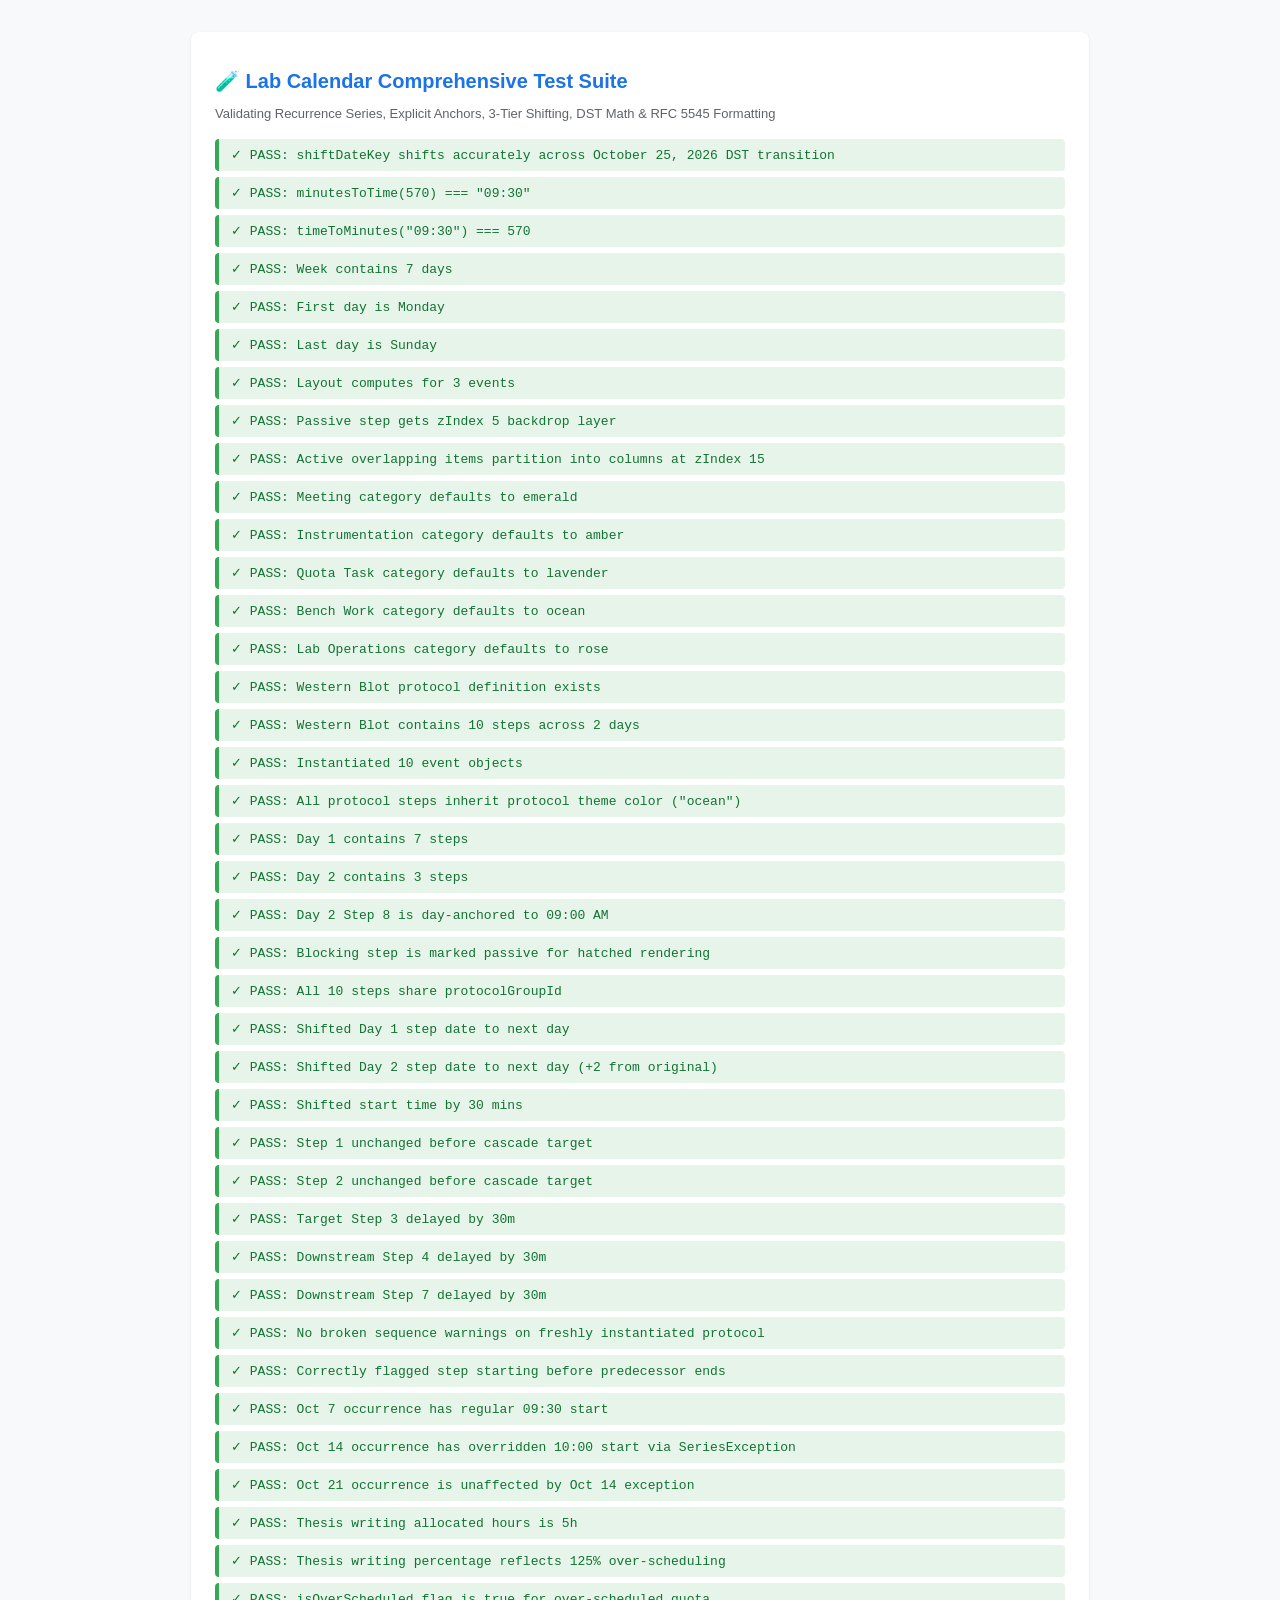
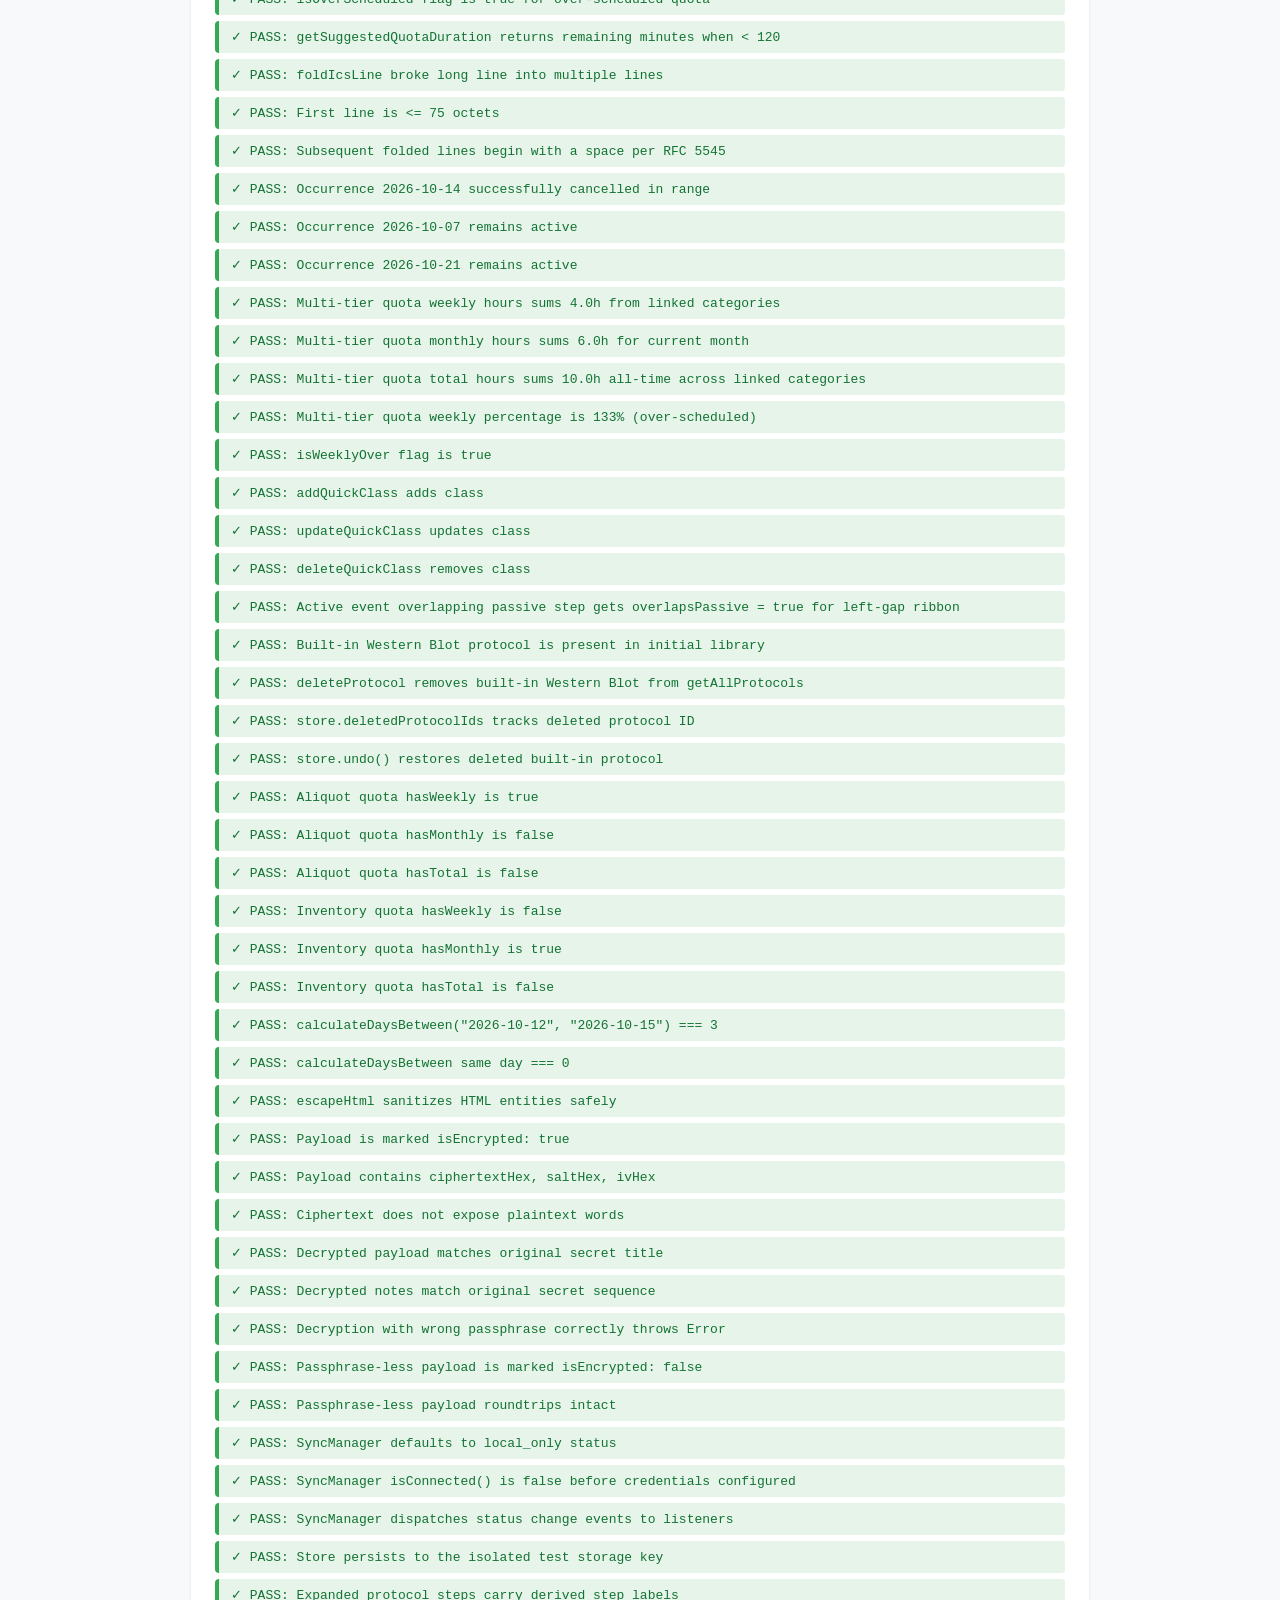
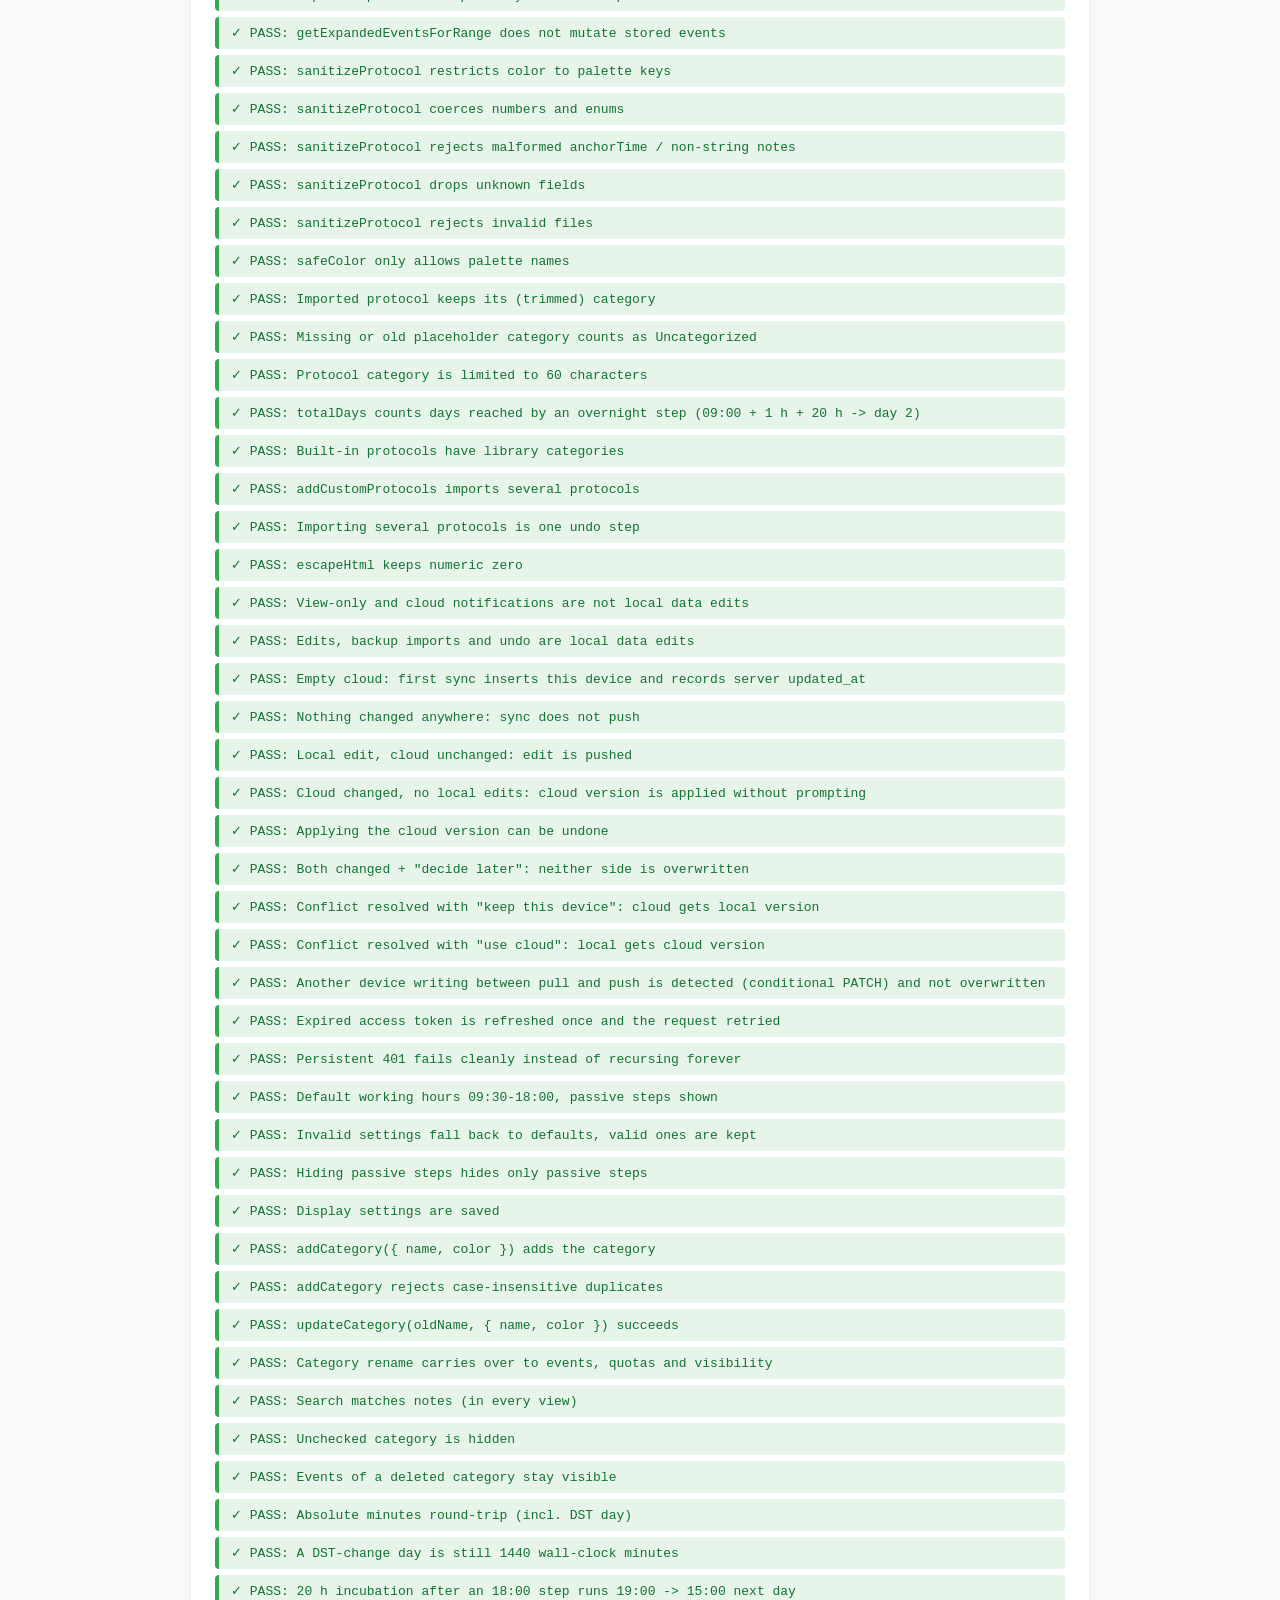
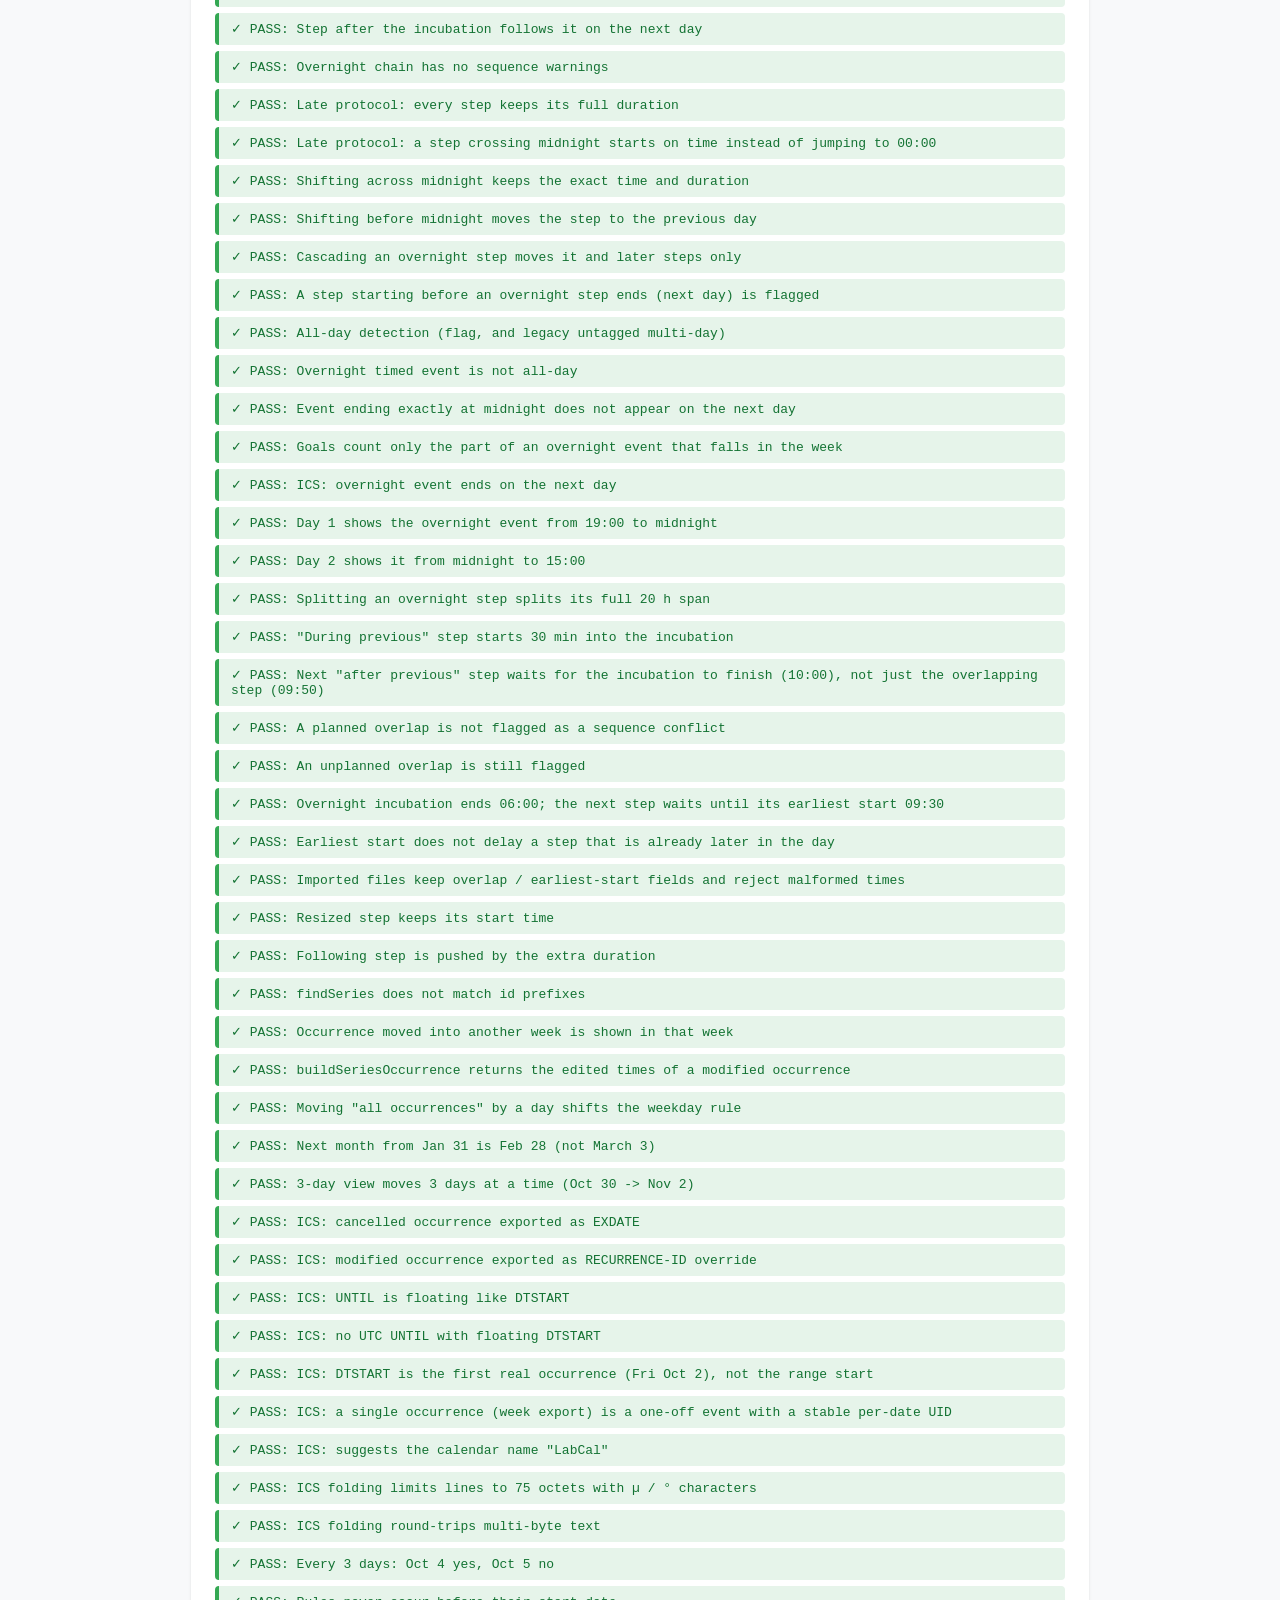
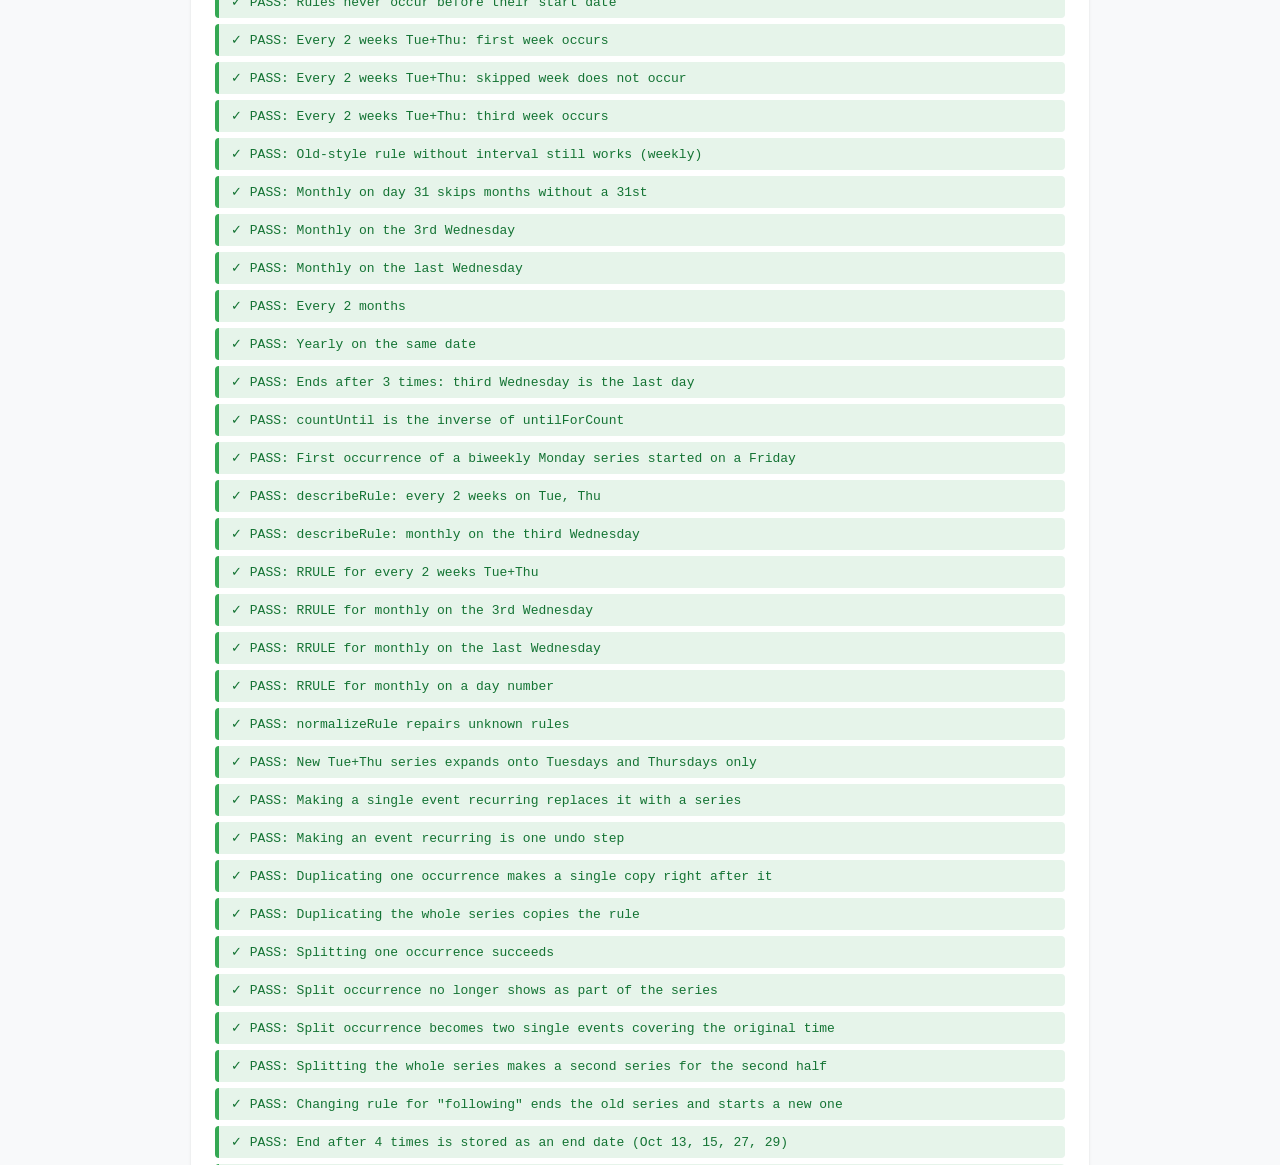
<file: test.html>
<!DOCTYPE html>
<html lang="en">
<head>
  <meta charset="UTF-8">
  <title>Lab Calendar Comprehensive Unit Test Suite</title>
  <style>
    body { font-family: -apple-system, BlinkMacSystemFont, 'Segoe UI', Roboto, sans-serif; padding: 24px; background: #f8f9fa; }
    .card { background: white; padding: 24px; border-radius: 8px; box-shadow: 0 1px 3px rgba(0,0,0,0.1); max-width: 850px; margin: 0 auto; }
    h1 { font-size: 20px; margin-bottom: 6px; color: #1a73e8; }
    p.subtitle { font-size: 13px; color: #5f6368; margin-bottom: 18px; }
    .test-result { padding: 8px 12px; margin-bottom: 6px; border-radius: 4px; font-family: monospace; font-size: 13px; }
    .pass { background: #e6f4ea; color: #137333; border-left: 4px solid #34a853; }
    .fail { background: #fce8e6; color: #c5221f; border-left: 4px solid #ea4335; }
    #summary { margin-top: 18px; font-weight: bold; font-size: 15px; }
  </style>
</head>
<body>
  <div class="card">
    <h1>🧪 Lab Calendar Comprehensive Test Suite</h1>
    <p class="subtitle">Validating Recurrence Series, Explicit Anchors, 3-Tier Shifting, DST Math & RFC 5545 Formatting</p>
    <div id="results"></div>
    <div id="summary">Running tests...</div>
  </div>

  <script type="module">
    // Isolate the test suite from the real calendar: this key must be set BEFORE
    // state.js / sync.js are loaded, so the modules are imported dynamically below.
    const TEST_STORAGE_KEY = 'lab_calendar_test_suite_data';
    window.__LABCAL_STORAGE_KEY__ = TEST_STORAGE_KEY;
    localStorage.removeItem(TEST_STORAGE_KEY);
    localStorage.removeItem(`${TEST_STORAGE_KEY}_cloud_config`);

    const {
      formatDateKey,
      parseDateKey,
      shiftDateKey,
      minutesToTime,
      timeToMinutes,
      snapToGrid,
      getWeekDates,
      computeEventLayout,
      foldIcsLine,
      getCategoryDefaultColor,
      calculateDaysBetween,
      escapeHtml
    } = await import('./js/utils.js');
    const {
      BUILT_IN_PROTOCOLS,
      instantiateProtocol,
      shiftProtocolGroup,
      cascadeShiftProtocolSteps,
      checkProtocolChainIntegrity
    } = await import('./js/protocols.js');
    const { calculateQuotaStats, calculateWeeklyQuotaStats, DEFAULT_QUOTAS, getSuggestedQuotaDuration } = await import('./js/quotas.js');
    const { store } = await import('./js/state.js');
    const { encryptPayload, decryptPayload, SyncManager } = await import('./js/sync.js');

    const resultsEl = document.getElementById('results');
    const summaryEl = document.getElementById('summary');
    let passed = 0;
    let failed = 0;

    function assert(condition, message) {
      const row = document.createElement('div');
      if (condition) {
        row.className = 'test-result pass';
        row.textContent = `✓ PASS: ${message}`;
        passed++;
      } else {
        row.className = 'test-result fail';
        row.textContent = `✗ FAIL: ${message}`;
        failed++;
        console.error('Assertion failed:', message);
      }
      resultsEl.appendChild(row);
    }

    try {
      // 1. Date math & DST-immune shifting
      const d = parseDateKey('2026-10-24');
      const shiftedAcrossDst = shiftDateKey('2026-10-24', 2); // Across Oct 25 DST change
      assert(shiftedAcrossDst === '2026-10-26', 'shiftDateKey shifts accurately across October 25, 2026 DST transition');
      assert(minutesToTime(570) === '09:30', 'minutesToTime(570) === "09:30"');
      assert(timeToMinutes('09:30') === 570, 'timeToMinutes("09:30") === 570');

      // 2. Week calculation (Monday - Sunday)
      const weekDates = getWeekDates(new Date('2026-10-14'));
      assert(weekDates.length === 7, 'Week contains 7 days');
      assert(weekDates[0].getDay() === 1, 'First day is Monday');
      assert(weekDates[6].getDay() === 0, 'Last day is Sunday');

      // 3. Google Calendar collision layout with active/passive separation
      const evts = [
        { id: 'e1', startTime: '10:00', endTime: '12:00', stepType: 'active' },
        { id: 'e2', startTime: '11:00', endTime: '13:00', stepType: 'active' },
        { id: 'e3_passive', startTime: '10:00', endTime: '14:00', stepType: 'passive' }
      ];
      const layout = computeEventLayout(evts);
      assert(layout.length === 3, 'Layout computes for 3 events');
      const passiveItem = layout.find(i => i.id === 'e3_passive');
      const activeItem1 = layout.find(i => i.id === 'e1');
      assert(passiveItem.zIndex === 5 && passiveItem.isPassive === true, 'Passive step gets zIndex 5 backdrop layer');
      assert(activeItem1.zIndex === 15 && activeItem1.totalCols === 2, 'Active overlapping items partition into columns at zIndex 15');

      // Category color mapping
      assert(getCategoryDefaultColor('Meeting') === 'emerald', 'Meeting category defaults to emerald');
      assert(getCategoryDefaultColor('Instrumentation') === 'amber', 'Instrumentation category defaults to amber');
      assert(getCategoryDefaultColor('Quota Task') === 'lavender', 'Quota Task category defaults to lavender');
      assert(getCategoryDefaultColor('Bench Work') === 'ocean', 'Bench Work category defaults to ocean');
      assert(getCategoryDefaultColor('Lab Operations') === 'rose', 'Lab Operations category defaults to rose');

      // 4. Western Blot protocol instantiation (Unambiguous Anchors & Uniform Color)
      const wbProto = BUILT_IN_PROTOCOLS.find(p => p.id === 'proto_western_blot');
      assert(wbProto !== undefined, 'Western Blot protocol definition exists');
      assert(wbProto.steps.length === 10, 'Western Blot contains 10 steps across 2 days');

      const instantiated = instantiateProtocol(wbProto, '2026-10-15', 540); // 09:00 start on Oct 15
      assert(instantiated.events.length === 10, 'Instantiated 10 event objects');
      assert(instantiated.events.every(e => e.color === wbProto.color), 'All protocol steps inherit protocol theme color ("ocean")');
      
      const day1Steps = instantiated.events.filter(e => e.dateKey === '2026-10-15');
      const day2Steps = instantiated.events.filter(e => e.dateKey === '2026-10-16');
      assert(day1Steps.length === 7, 'Day 1 contains 7 steps');
      assert(day2Steps.length === 3, 'Day 2 contains 3 steps');
      assert(day2Steps[0].startTime === '09:00', 'Day 2 Step 8 is day-anchored to 09:00 AM');
      assert(instantiated.events[5].stepType === 'passive', 'Blocking step is marked passive for hatched rendering');
      assert(instantiated.events.every(e => e.protocolGroupId === instantiated.protocolGroupId), 'All 10 steps share protocolGroupId');

      // 5. Shift entire protocol group (Shift + Drag)
      const shiftedGroup = shiftProtocolGroup(instantiated.events, instantiated.protocolGroupId, 1, 30);
      assert(shiftedGroup[0].dateKey === '2026-10-16', 'Shifted Day 1 step date to next day');
      assert(shiftedGroup[7].dateKey === '2026-10-17', 'Shifted Day 2 step date to next day (+2 from original)');
      assert(shiftedGroup[0].startTime === '09:30', 'Shifted start time by 30 mins');

      // 6. Cascade shift downstream steps (Ctrl + Drag / Resize)
      // If we delay step 3 (SDS-PAGE) by +30 min, steps 4..10 should push by +30 min, but steps 1..2 remain unchanged
      const cascaded = cascadeShiftProtocolSteps(instantiated.events, instantiated.protocolGroupId, instantiated.events[2].id, 0, 30);
      assert(cascaded[0].startTime === instantiated.events[0].startTime, 'Step 1 unchanged before cascade target');
      assert(cascaded[1].startTime === instantiated.events[1].startTime, 'Step 2 unchanged before cascade target');
      assert(timeToMinutes(cascaded[2].startTime) === timeToMinutes(instantiated.events[2].startTime) + 30, 'Target Step 3 delayed by 30m');
      assert(timeToMinutes(cascaded[3].startTime) === timeToMinutes(instantiated.events[3].startTime) + 30, 'Downstream Step 4 delayed by 30m');
      assert(timeToMinutes(cascaded[6].startTime) === timeToMinutes(instantiated.events[6].startTime) + 30, 'Downstream Step 7 delayed by 30m');

      // 7. Chain integrity checking (Broken sequence detection)
      const validChainWarnings = checkProtocolChainIntegrity(instantiated.events, instantiated.protocolGroupId);
      assert(validChainWarnings.size === 0, 'No broken sequence warnings on freshly instantiated protocol');

      // Now create an intentional conflict: step 2 starts before step 1 ends
      const corruptedEvents = JSON.parse(JSON.stringify(instantiated.events));
      corruptedEvents[1].startTime = '09:15'; // Step 1 ends at 10:00!
      const brokenWarnings = checkProtocolChainIntegrity(corruptedEvents, instantiated.protocolGroupId);
      assert(brokenWarnings.has(corruptedEvents[1].id), 'Correctly flagged step starting before predecessor ends');

      // 8. Recurring Series + Exceptions Expansion
      store.series = [
        {
          id: 's_test_meeting',
          title: 'Weekly Lab Meeting',
          rule: { freq: 'WEEKLY', byDay: ['WE'] },
          startTime: '09:30',
          endTime: '12:00',
          from: '2026-10-01',
          until: null,
          color: 'emerald',
          category: 'Meeting'
        }
      ];
      store.exceptions = [
        {
          id: 'exc_test',
          seriesId: 's_test_meeting',
          occurrenceDate: '2026-10-14',
          type: 'modified',
          override: { startTime: '10:00', endTime: '12:30', title: 'Delayed Lab Meeting' }
        }
      ];

      // Expand for Oct 7 (Wed) and Oct 14 (Wed)
      const expandedRange = store.getExpandedEventsForRange(['2026-10-07', '2026-10-14', '2026-10-21']);
      const oct7Evt = expandedRange.find(e => e.dateKey === '2026-10-07');
      const oct14Evt = expandedRange.find(e => e.dateKey === '2026-10-14');
      const oct21Evt = expandedRange.find(e => e.dateKey === '2026-10-21');

      assert(oct7Evt && oct7Evt.startTime === '09:30', 'Oct 7 occurrence has regular 09:30 start');
      assert(oct14Evt && oct14Evt.startTime === '10:00' && oct14Evt.title === 'Delayed Lab Meeting', 'Oct 14 occurrence has overridden 10:00 start via SeriesException');
      assert(oct21Evt && oct21Evt.startTime === '09:30', 'Oct 21 occurrence is unaffected by Oct 14 exception');

      // 9. Weekly Quota Tracking with Over-Scheduling
      const quotaEvents = [
        { id: 'q1', quotaId: 'quota_thesis', dateKey: '2026-10-13', startTime: '14:00', endTime: '16:00' }, // 2h
        { id: 'q2', quotaId: 'quota_thesis', dateKey: '2026-10-15', startTime: '10:00', endTime: '13:00' }  // 3h (Total 5h out of 4h)
      ];
      const stats = calculateWeeklyQuotaStats(DEFAULT_QUOTAS, quotaEvents, new Date('2026-10-14'));
      assert(stats['quota_thesis'].allocatedHours === 5, 'Thesis writing allocated hours is 5h');
      assert(stats['quota_thesis'].percentage === 125, 'Thesis writing percentage reflects 125% over-scheduling');
      assert(stats['quota_thesis'].isOverScheduled === true, 'isOverScheduled flag is true for over-scheduled quota');

      // Suggested quota drop duration
      const suggestedDur = getSuggestedQuotaDuration({ remainingMinutes: 45 });
      assert(suggestedDur === 45, 'getSuggestedQuotaDuration returns remaining minutes when < 120');

      // 10. RFC 5545 Line Folding at 75 octets
      const longLine = 'SUMMARY:Very long descriptive title that exceeds the seventy-five octet limit in the standard specification for iCalendar';
      const folded = foldIcsLine(longLine);
      const lines = folded.split('\r\n');
      assert(lines.length >= 2, 'foldIcsLine broke long line into multiple lines');
      assert(lines[0].length <= 75, 'First line is <= 75 octets');
      assert(lines[1].startsWith(' '), 'Subsequent folded lines begin with a space per RFC 5545');

      // 11. Recurrent Series Occurrence Deletion ('this', 'following', 'all')
      store.deleteSeriesOccurrence('s_test_meeting', '2026-10-14', 'this');
      const expandedAfterDeleteThis = store.getExpandedEventsForRange(['2026-10-07', '2026-10-14', '2026-10-21']);
      assert(!expandedAfterDeleteThis.find(e => e.dateKey === '2026-10-14'), 'Occurrence 2026-10-14 successfully cancelled in range');
      assert(Boolean(expandedAfterDeleteThis.find(e => e.dateKey === '2026-10-07')), 'Occurrence 2026-10-07 remains active');
      assert(Boolean(expandedAfterDeleteThis.find(e => e.dateKey === '2026-10-21')), 'Occurrence 2026-10-21 remains active');

      // 12. Multi-Tier Quota Tracking & Linked Categories
      const multiTierQuota = {
        id: 'quota_ephys',
        title: 'Electrophysiology Basics',
        weeklyTarget: 3.0,
        monthlyTarget: 12.0,
        totalTarget: 45.0,
        color: 'cyan',
        categories: ['Instrumentation', 'Bench Work']
      };
      const ephysEvents = [
        { id: 'ep1', category: 'Instrumentation', dateKey: '2026-10-13', startTime: '09:00', endTime: '11:00' }, // 2h (this week & month)
        { id: 'ep2', category: 'Bench Work', dateKey: '2026-10-15', startTime: '13:00', endTime: '15:00' },       // 2h (this week & month)
        { id: 'ep3', category: 'Instrumentation', dateKey: '2026-10-02', startTime: '10:00', endTime: '12:00' }, // 2h (earlier this month)
        { id: 'ep4', category: 'Bench Work', dateKey: '2026-09-15', startTime: '10:00', endTime: '14:00' }        // 4h (last month, counts to total)
      ];
      const multiStats = calculateWeeklyQuotaStats([multiTierQuota], ephysEvents, new Date('2026-10-14'));
      const qStat = multiStats['quota_ephys'];
      assert(qStat.weeklyHours === 4.0, 'Multi-tier quota weekly hours sums 4.0h from linked categories');
      assert(qStat.monthlyHours === 6.0, 'Multi-tier quota monthly hours sums 6.0h for current month');
      assert(qStat.totalHours === 10.0, 'Multi-tier quota total hours sums 10.0h all-time across linked categories');
      assert(qStat.weeklyPercentage === 133, 'Multi-tier quota weekly percentage is 133% (over-scheduled)');
      assert(qStat.isWeeklyOver === true, 'isWeeklyOver flag is true');

      // 13. Quick Event Classes and Categories State Management
      const initialClassesCount = store.quickClasses.length;
      store.addQuickClass({ id: 'qc_test', title: 'Test Rig Setup', duration: 45, category: 'Instrumentation', color: 'amber' });
      assert(store.quickClasses.length === initialClassesCount + 1, 'addQuickClass adds class');
      store.updateQuickClass('qc_test', { title: 'Test Rig Calibrated', duration: 60 });
      assert(store.quickClasses.find(c => c.id === 'qc_test')?.title === 'Test Rig Calibrated', 'updateQuickClass updates class');
      store.deleteQuickClass('qc_test');
      assert(store.quickClasses.length === initialClassesCount, 'deleteQuickClass removes class');

      // 14. Passive Step Underlay Collision Flag
      const activeOverPassiveEvts = [
        { id: 'p_block', startTime: '10:00', endTime: '14:00', stepType: 'passive' },
        { id: 'a_run', startTime: '11:00', endTime: '12:30', stepType: 'active' }
      ];
      const activePassiveLayout = computeEventLayout(activeOverPassiveEvts);
      const activeCardLayout = activePassiveLayout.find(i => i.id === 'a_run');
      assert(activeCardLayout.overlapsPassive === true, 'Active event overlapping passive step gets overlapsPassive = true for left-gap ribbon');

      // 15. Delete Sample / Built-In Protocol Support
      const allProtocolsInitial = store.getAllProtocols();
      const hasWesternBlotInitial = allProtocolsInitial.some(p => p.id === 'proto_western_blot');
      assert(hasWesternBlotInitial === true, 'Built-in Western Blot protocol is present in initial library');
      store.deleteProtocol('proto_western_blot');
      const allProtocolsAfterDelete = store.getAllProtocols();
      const hasWesternBlotAfterDelete = allProtocolsAfterDelete.some(p => p.id === 'proto_western_blot');
      assert(hasWesternBlotAfterDelete === false, 'deleteProtocol removes built-in Western Blot from getAllProtocols');
      assert(store.deletedProtocolIds.has('proto_western_blot'), 'store.deletedProtocolIds tracks deleted protocol ID');
      // Undo deletion
      store.undo();
      const allProtocolsAfterUndo = store.getAllProtocols();
      assert(allProtocolsAfterUndo.some(p => p.id === 'proto_western_blot'), 'store.undo() restores deleted built-in protocol');

      // 16. Flexible Quotas (Single-Tier vs Multi-Tier Targets)
      const weeklyOnlyQuota = {
        id: 'q_aliquot',
        title: 'Aliquot Restocking',
        weeklyTarget: 2.0,
        monthlyTarget: null,
        totalTarget: null,
        categories: ['Lab Operations']
      };
      const monthlyOnlyQuota = {
        id: 'q_inventory',
        title: 'Chemical Inventory',
        weeklyTarget: null,
        monthlyTarget: 8.0,
        totalTarget: null,
        categories: ['Lab Operations']
      };
      const flexibleStats = calculateQuotaStats([weeklyOnlyQuota, monthlyOnlyQuota], [], new Date('2026-10-14'));
      assert(flexibleStats['q_aliquot'].hasWeekly === true, 'Aliquot quota hasWeekly is true');
      assert(flexibleStats['q_aliquot'].hasMonthly === false, 'Aliquot quota hasMonthly is false');
      assert(flexibleStats['q_aliquot'].hasTotal === false, 'Aliquot quota hasTotal is false');
      assert(flexibleStats['q_inventory'].hasWeekly === false, 'Inventory quota hasWeekly is false');
      assert(flexibleStats['q_inventory'].hasMonthly === true, 'Inventory quota hasMonthly is true');
      assert(flexibleStats['q_inventory'].hasTotal === false, 'Inventory quota hasTotal is false');

      // 17. calculateDaysBetween & escapeHtml Helpers
      assert(calculateDaysBetween('2026-10-12', '2026-10-15') === 3, 'calculateDaysBetween("2026-10-12", "2026-10-15") === 3');
      assert(calculateDaysBetween('2026-10-12', '2026-10-12') === 0, 'calculateDaysBetween same day === 0');
      // Note: '<\/script>' must stay escaped, a literal closing tag would end this inline script
      assert(escapeHtml('<script>alert("x")&<\/script>') === '&lt;script&gt;alert(&quot;x&quot;)&amp;&lt;/script&gt;', 'escapeHtml sanitizes HTML entities safely');

      // 18. Zero-Knowledge AES-GCM-256 E2EE Encryption & Decryption
      const testSecretPayload = {
        title: 'Proprietary Cas9 Cleavage Assay',
        notes: 'Secret guide RNA sequence: 5-AUGCAUGC-3',
        events: [{ id: 'evt_secret_1', time: '14:00' }]
      };
      const passphrase = 'MyLabSecretKey!2026';
      const encrypted = await encryptPayload(testSecretPayload, passphrase);
      assert(encrypted.isEncrypted === true, 'Payload is marked isEncrypted: true');
      assert(Boolean(encrypted.ciphertextHex && encrypted.saltHex && encrypted.ivHex), 'Payload contains ciphertextHex, saltHex, ivHex');
      assert(!encrypted.ciphertextHex.includes('Proprietary'), 'Ciphertext does not expose plaintext words');

      // Decrypt with correct passphrase
      const decrypted = await decryptPayload(encrypted, passphrase);
      assert(decrypted.title === testSecretPayload.title, 'Decrypted payload matches original secret title');
      assert(decrypted.notes === testSecretPayload.notes, 'Decrypted notes match original secret sequence');

      // Decrypt with incorrect passphrase throws error
      let caughtError = false;
      try {
        await decryptPayload(encrypted, 'WrongPassword123');
      } catch (err) {
        caughtError = true;
      }
      assert(caughtError === true, 'Decryption with wrong passphrase correctly throws Error');

      // Plaintext passthrough when no passphrase is set
      const unencrypted = await encryptPayload(testSecretPayload, '');
      assert(unencrypted.isEncrypted === false, 'Passphrase-less payload is marked isEncrypted: false');
      const decryptedPlain = await decryptPayload(unencrypted, '');
      assert(decryptedPlain.title === testSecretPayload.title, 'Passphrase-less payload roundtrips intact');

      // 19. SyncManager Client State Transitions
      const testSyncManager = new SyncManager(store);
      assert(testSyncManager.status === 'local_only', 'SyncManager defaults to local_only status');
      assert(testSyncManager.isConnected() === false, 'SyncManager isConnected() is false before credentials configured');
      let capturedStatus = null;
      testSyncManager.onStatusChange((st) => { capturedStatus = st; });
      testSyncManager.setStatus('syncing', 'Sync in progress');
      assert(capturedStatus === 'syncing', 'SyncManager dispatches status change events to listeners');

      // 20. Regression: test suite isolation & non-mutating expansion
      assert(localStorage.getItem(TEST_STORAGE_KEY) !== null, 'Store persists to the isolated test storage key');
      store.events = JSON.parse(JSON.stringify(instantiated.events));
      const wbDay1Expanded = store.getExpandedEventsForRange(['2026-10-15']);
      assert(wbDay1Expanded.some(e => e.derivedStepLabel === 'Step 1 of 10'), 'Expanded protocol steps carry derived step labels');
      assert(store.events.every(e => e.derivedStepLabel === undefined && e.hasBrokenChainWarning === undefined), 'getExpandedEventsForRange does not mutate stored events');

      // 21. Untrusted protocol import sanitization
      const { sanitizeProtocol } = await import('./js/protocols.js');
      const { safeColor } = await import('./js/utils.js');
      const evilProto = sanitizeProtocol({
        name: '<img src=x onerror=alert(1)>',
        color: 'ocean" onmouseover="alert(1)',
        steps: [{ title: 'Lysis', durationMinutes: '40', anchorType: 'bogus', stepType: '<b>', notes: 5, anchorTime: '"><svg>' }],
        extraField: 'dropped'
      });
      assert(evilProto && evilProto.color === 'ocean', 'sanitizeProtocol restricts color to palette keys');
      assert(evilProto.steps[0].durationMinutes === 40 && evilProto.steps[0].stepType === 'active' && evilProto.steps[0].anchorType === 'after-previous', 'sanitizeProtocol coerces numbers and enums');
      assert(evilProto.steps[0].anchorTime === '09:00' && evilProto.steps[0].notes === '', 'sanitizeProtocol rejects malformed anchorTime / non-string notes');
      assert(!('extraField' in evilProto), 'sanitizeProtocol drops unknown fields');
      assert(sanitizeProtocol({ name: 'x', steps: 'nope' }) === null && sanitizeProtocol(null) === null, 'sanitizeProtocol rejects invalid files');
      assert(safeColor('lavender') === 'lavender' && safeColor('__proto__') === 'ocean', 'safeColor only allows palette names');
      const { normalizeProtocolCategory, computeTotalDays, UNCATEGORIZED_PROTOCOLS } = await import('./js/protocols.js');
      assert(sanitizeProtocol({ name: 'IF', category: '  Imaging  ', steps: [{ title: 'Fix' }] }).category === 'Imaging', 'Imported protocol keeps its (trimmed) category');
      assert(normalizeProtocolCategory('') === UNCATEGORIZED_PROTOCOLS && normalizeProtocolCategory('Protocol') === UNCATEGORIZED_PROTOCOLS && normalizeProtocolCategory(undefined) === UNCATEGORIZED_PROTOCOLS, 'Missing or old placeholder category counts as Uncategorized');
      assert(sanitizeProtocol({ name: 'x', category: 'y'.repeat(100), steps: [{}] }).category.length === 60, 'Protocol category is limited to 60 characters');
      assert(computeTotalDays([{ durationMinutes: 60 }, { durationMinutes: 20 * 60 }]) === 2, 'totalDays counts days reached by an overnight step (09:00 + 1 h + 20 h -> day 2)');
      assert(BUILT_IN_PROTOCOLS.every(p => normalizeProtocolCategory(p.category) !== UNCATEGORIZED_PROTOCOLS), 'Built-in protocols have library categories');
      const protoCountBefore = store.customProtocols.length;
      store.addCustomProtocols([{ id: 'imp_a', name: 'A', steps: [] }, { id: 'imp_b', name: 'B', steps: [] }]);
      assert(store.customProtocols.length === protoCountBefore + 2, 'addCustomProtocols imports several protocols');
      store.undo();
      assert(store.customProtocols.length === protoCountBefore, 'Importing several protocols is one undo step');
      assert(escapeHtml(0) === '0', 'escapeHtml keeps numeric zero');

      // 22. Cloud sync: never silently discard data (mocked Supabase PostgREST)
      const { isLocalDataChange } = await import('./js/state.js');
      assert(!isLocalDataChange('hover_change') && !isLocalDataChange('date_change') && !isLocalDataChange('filter_change') && !isLocalDataChange('cloud_pull'), 'View-only and cloud notifications are not local data edits');
      assert(isLocalDataChange('event_added') && isLocalDataChange('backup_import') && isLocalDataChange('undo'), 'Edits, backup imports and undo are local data edits');

      const realFetch = window.fetch;
      const fake = { row: null, calls: [], unauthorizedOnce: false, alwaysUnauthorized: false, beforePatch: null, clock: Date.parse('2026-10-01T00:00:00Z') };
      const jsonRes = (status, body) => new Response(JSON.stringify(body), { status, headers: { 'Content-Type': 'application/json' } });
      window.fetch = async (url, opts = {}) => {
        const u = new URL(url);
        const method = opts.method || 'GET';
        fake.calls.push(`${method} ${u.pathname}`);
        if (u.pathname === '/auth/v1/token') {
          if (fake.alwaysUnauthorized) return jsonRes(400, { msg: 'invalid refresh token' });
          return jsonRes(200, { access_token: 'tok2', refresh_token: 'ref2' });
        }
        if (fake.alwaysUnauthorized || (fake.unauthorizedOnce && opts.headers?.Authorization === 'Bearer tok1')) {
          fake.unauthorizedOnce = false;
          return jsonRes(401, { message: 'JWT expired' });
        }
        const serverStamp = () => new Date(fake.clock += 1000).toISOString().replace('Z', '+00:00');
        if (method === 'GET') return jsonRes(200, fake.row ? [{ updated_at: fake.row.updated_at, payload: fake.row.payload }] : []);
        const body = JSON.parse(opts.body);
        if (method === 'POST') {
          if (fake.row) return jsonRes(409, { message: 'duplicate key' });
          fake.row = { ...body, updated_at: serverStamp() };
          return jsonRes(201, [fake.row]);
        }
        if (method === 'PATCH') {
          if (fake.beforePatch) { const hook = fake.beforePatch; fake.beforePatch = null; hook(); }
          const expected = decodeURIComponent(u.searchParams.get('updated_at').replace(/^eq\./, ''));
          if (!fake.row || Date.parse(fake.row.updated_at) !== Date.parse(expected)) return jsonRes(200, []);
          fake.row = { ...body, updated_at: serverStamp() };
          return jsonRes(200, [fake.row]);
        }
        return jsonRes(400, {});
      };
      const otherDeviceWrites = (events) => {
        fake.row = { ...fake.row, updated_at: new Date(fake.clock += 1000).toISOString(), payload: { isEncrypted: false, payload: { events } } };
      };

      try {
        const sm = new SyncManager(store);
        Object.assign(sm.config, { supabaseUrl: 'https://fake.supabase.co', supabaseAnonKey: 'anon', accessToken: 'tok1', refreshToken: 'ref1', userId: 'user-1', userEmail: 't@example.com', passphrase: '' });
        let resolverCalls = 0;
        let resolverAnswer = null;
        sm.conflictResolver = async () => { resolverCalls++; return resolverAnswer; };

        store.events = [{ id: 'local_a', title: 'Local A', dateKey: '2026-10-15', startTime: '09:00', endTime: '10:00' }];
        await sm.syncNow();
        assert(fake.row && sm.config.lastSyncedServerAt === fake.row.updated_at && sm.config.localDirty === false, 'Empty cloud: first sync inserts this device and records server updated_at');

        fake.calls = [];
        await sm.syncNow();
        assert(!fake.calls.some(c => c.startsWith('PATCH')) && sm.status === 'synced', 'Nothing changed anywhere: sync does not push');

        store.events.push({ id: 'local_b', title: 'Local B', dateKey: '2026-10-15', startTime: '11:00', endTime: '12:00' });
        sm.markDirty();
        await sm.syncNow();
        assert(fake.row.payload.payload.events.length === 2 && sm.config.localDirty === false, 'Local edit, cloud unchanged: edit is pushed');

        otherDeviceWrites([{ id: 'remote_x', title: 'From laptop', dateKey: '2026-10-16', startTime: '09:00', endTime: '10:00' }]);
        await sm.syncNow();
        assert(store.events.length === 1 && store.events[0].id === 'remote_x' && resolverCalls === 0, 'Cloud changed, no local edits: cloud version is applied without prompting');
        store.undo();
        assert(store.events.some(e => e.id === 'local_b'), 'Applying the cloud version can be undone');
        store.redo();

        otherDeviceWrites([{ id: 'remote_y', title: 'From phone', dateKey: '2026-10-17', startTime: '09:00', endTime: '10:00' }]);
        store.events = [{ id: 'local_c', title: 'Unsynced local', dateKey: '2026-10-15', startTime: '09:00', endTime: '10:00' }];
        sm.markDirty();
        resolverAnswer = null;
        await sm.syncNow();
        assert(resolverCalls === 1 && sm.status === 'error' && store.events[0].id === 'local_c' && fake.row.payload.payload.events[0].id === 'remote_y', 'Both changed + "decide later": neither side is overwritten');

        resolverAnswer = 'local';
        await sm.syncNow();
        assert(fake.row.payload.payload.events[0].id === 'local_c' && sm.config.localDirty === false, 'Conflict resolved with "keep this device": cloud gets local version');

        otherDeviceWrites([{ id: 'remote_z', title: 'Tablet', dateKey: '2026-10-18', startTime: '09:00', endTime: '10:00' }]);
        sm.markDirty();
        resolverAnswer = 'cloud';
        await sm.syncNow();
        assert(store.events[0].id === 'remote_z' && sm.config.localDirty === false, 'Conflict resolved with "use cloud": local gets cloud version');

        sm.markDirty();
        fake.beforePatch = () => otherDeviceWrites([{ id: 'race', title: 'Race', dateKey: '2026-10-19', startTime: '09:00', endTime: '10:00' }]);
        resolverAnswer = null;
        const callsBefore = resolverCalls;
        await sm.syncNow();
        assert(fake.row.payload.payload.events[0].id === 'race' && resolverCalls === callsBefore + 1, 'Another device writing between pull and push is detected (conditional PATCH) and not overwritten');

        resolverAnswer = 'cloud';
        await sm.syncNow();
        sm.config.accessToken = 'tok1';
        fake.unauthorizedOnce = true;
        sm.markDirty();
        await sm.syncNow();
        assert(sm.config.accessToken === 'tok2' && sm.status === 'synced', 'Expired access token is refreshed once and the request retried');

        fake.alwaysUnauthorized = true;
        fake.calls = [];
        sm.markDirty();
        await sm.syncNow();
        assert(sm.status === 'error' && fake.calls.length <= 3, 'Persistent 401 fails cleanly instead of recursing forever');
      } finally {
        window.fetch = realFetch;
      }

      // 22b. Display settings
      const { normalizeSettings, DEFAULT_SETTINGS } = await import('./js/state.js');
      assert(JSON.stringify(normalizeSettings(undefined)) === JSON.stringify(DEFAULT_SETTINGS) && DEFAULT_SETTINGS.workingHoursStart === '09:30' && DEFAULT_SETTINGS.workingHoursEnd === '18:00', 'Default working hours 09:30-18:00, passive steps shown');
      assert(normalizeSettings({ showPassive: 'no', workingHoursStart: '25:00', use24Hour: true }).showPassive === true && normalizeSettings({ workingHoursStart: '25:00' }).workingHoursStart === '09:30' && normalizeSettings({ use24Hour: true }).use24Hour === true, 'Invalid settings fall back to defaults, valid ones are kept');
      store.updateSettings({ showPassive: false });
      const settingsRenderer = new (await import('./js/calendar.js')).CalendarRenderer(document.createElement('div'), store);
      assert(settingsRenderer.matchesFilters({ title: 'Blocking', stepType: 'passive' }) === false && settingsRenderer.matchesFilters({ title: 'Load gel', stepType: 'active' }) === true, 'Hiding passive steps hides only passive steps');
      store.updateSettings({ showPassive: true });
      assert(JSON.parse(localStorage.getItem(TEST_STORAGE_KEY)).settings.showPassive === true, 'Display settings are saved');

      // 23. Categories: object-shaped add/update (used to throw TypeError)
      store.categories = JSON.parse(JSON.stringify(store.categories));
      assert(store.addCategory({ name: 'Imaging Core', color: 'cyan' }) === true && store.categories.some(c => c.name === 'Imaging Core' && c.color === 'cyan'), 'addCategory({ name, color }) adds the category');
      assert(store.addCategory({ name: 'imaging core', color: 'ocean' }) === false, 'addCategory rejects case-insensitive duplicates');
      store.events = [{ id: 'cat_evt', title: 'Confocal', category: 'Imaging Core', dateKey: '2026-10-15', startTime: '09:00', endTime: '10:00' }];
      store.quotas = [{ id: 'cat_q', title: 'Imaging', weeklyTarget: 2, categories: ['Imaging Core'] }];
      assert(store.updateCategory('Imaging Core', { name: 'Microscopy', color: 'amber' }) === true, 'updateCategory(oldName, { name, color }) succeeds');
      assert(store.events[0].category === 'Microscopy' && store.quotas[0].categories[0] === 'Microscopy' && store.visibleCategories.has('Microscopy'), 'Category rename carries over to events, quotas and visibility');

      // 24. Shared view filter
      const { CalendarRenderer } = await import('./js/calendar.js');
      const renderer = new CalendarRenderer(document.createElement('div'), store);
      store.searchQuery = 'trizol';
      assert(renderer.matchesFilters({ title: 'RNA prep', notes: 'Lyse in TRIzol' }) === true && renderer.matchesFilters({ title: 'RNA prep' }) === false, 'Search matches notes (in every view)');
      store.searchQuery = '';
      store.visibleCategories.delete('Microscopy');
      assert(renderer.matchesFilters({ title: 'x', category: 'Microscopy' }) === false, 'Unchecked category is hidden');
      assert(renderer.matchesFilters({ title: 'x', category: 'Deleted Category' }) === true, 'Events of a deleted category stay visible');
      store.visibleCategories.add('Microscopy');

      // 25. Overnight events: steps run past midnight at their real times
      const { toAbsMinutes, fromAbsMinutes, getEventSpan, spanToFields, isAllDayEvent, getEventDayRange } = await import('./js/utils.js');
      assert(fromAbsMinutes(toAbsMinutes('2026-10-25', '18:30')).dateKey === '2026-10-25' && fromAbsMinutes(toAbsMinutes('2026-10-25', '18:30')).time === '18:30', 'Absolute minutes round-trip (incl. DST day)');
      assert(toAbsMinutes('2026-10-26', '00:00') - toAbsMinutes('2026-10-25', '00:00') === 1440, 'A DST-change day is still 1440 wall-clock minutes');
      const incubation = {
        id: 'p_incub', name: 'Overnight', color: 'ocean', steps: [
          { id: 's1', title: 'Setup', durationMinutes: 60, anchorType: 'after-previous', gapMinutes: 0, stepType: 'active' },
          { id: 's2', title: '20 h incubation', durationMinutes: 20 * 60, anchorType: 'after-previous', gapMinutes: 0, stepType: 'passive' },
          { id: 's3', title: 'Harvest', durationMinutes: 30, anchorType: 'after-previous', gapMinutes: 15, stepType: 'active' }
        ]
      };
      const overnight = instantiateProtocol(incubation, '2026-10-15', 18 * 60).events;
      assert(overnight[1].dateKey === '2026-10-15' && overnight[1].startTime === '19:00' && overnight[1].endDateKey === '2026-10-16' && overnight[1].endTime === '15:00', '20 h incubation after an 18:00 step runs 19:00 -> 15:00 next day');
      assert(overnight[2].dateKey === '2026-10-16' && overnight[2].startTime === '15:15', 'Step after the incubation follows it on the next day');
      assert(checkProtocolChainIntegrity(overnight, overnight[0].protocolGroupId).size === 0, 'Overnight chain has no sequence warnings');
      const lateWb = instantiateProtocol(wbProto, '2026-10-15', 20 * 60);
      const durationsKept = lateWb.events.every((e, i) => { const s = getEventSpan(e); return s.endAbs - s.startAbs === wbProto.steps[i].durationMinutes; });
      assert(durationsKept, 'Late protocol: every step keeps its full duration');
      assert(lateWb.events[2].dateKey === '2026-10-15' && lateWb.events[2].startTime === '22:15' && lateWb.events[2].endDateKey === '2026-10-16', 'Late protocol: a step crossing midnight starts on time instead of jumping to 00:00');
      const lateShift = shiftProtocolGroup([{ id: 'l1', protocolGroupId: 'gl', dateKey: '2026-10-15', startTime: '22:30', endTime: '23:15' }], 'gl', 0, 60);
      assert(lateShift[0].dateKey === '2026-10-15' && lateShift[0].startTime === '23:30' && lateShift[0].endDateKey === '2026-10-16' && lateShift[0].endTime === '00:15', 'Shifting across midnight keeps the exact time and duration');
      const earlyShift = shiftProtocolGroup([{ id: 'e1', protocolGroupId: 'ge', dateKey: '2026-10-15', startTime: '00:30', endTime: '01:00' }], 'ge', 0, -60);
      assert(earlyShift[0].dateKey === '2026-10-14' && earlyShift[0].startTime === '23:30' && earlyShift[0].endDateKey === '2026-10-15' && earlyShift[0].endTime === '00:00', 'Shifting before midnight moves the step to the previous day');
      const cascadedOvernight = cascadeShiftProtocolSteps(overnight, overnight[0].protocolGroupId, overnight[1].id, 0, 120);
      assert(cascadedOvernight[1].endTime === '17:00' && cascadedOvernight[2].startTime === '17:15' && cascadedOvernight[0].startTime === '18:00', 'Cascading an overnight step moves it and later steps only');
      const clash = JSON.parse(JSON.stringify(overnight));
      Object.assign(clash[2], spanToFields(toAbsMinutes('2026-10-16', '14:00'), toAbsMinutes('2026-10-16', '14:30')));
      assert(checkProtocolChainIntegrity(clash, clash[0].protocolGroupId).has(clash[2].id), 'A step starting before an overnight step ends (next day) is flagged');
      assert(isAllDayEvent({ dateKey: '2026-10-01', endDateKey: '2026-10-03', isAllDay: true }) && isAllDayEvent({ dateKey: '2026-10-01', endDateKey: '2026-10-03', startTime: '00:00', endTime: '23:59' }), 'All-day detection (flag, and legacy untagged multi-day)');
      assert(!isAllDayEvent(overnight[1]), 'Overnight timed event is not all-day');
      const midnightEnd = { dateKey: '2026-10-15', startTime: '23:00', endDateKey: '2026-10-16', endTime: '00:00' };
      assert(getEventDayRange(midnightEnd).lastKey === '2026-10-15', 'Event ending exactly at midnight does not appear on the next day');
      const quotaSplit = calculateQuotaStats([{ id: 'qn', title: 'Night', weeklyTarget: 10, categories: ['Bench Work'] }],
        [{ id: 'n1', category: 'Bench Work', dateKey: '2026-10-18', startTime: '22:00', endDateKey: '2026-10-19', endTime: '02:00' }], new Date('2026-10-19'));
      assert(quotaSplit.qn.weeklyHours === 2 && quotaSplit.qn.totalHours === 4, 'Goals count only the part of an overnight event that falls in the week');
      const { buildIcsContent: buildIcsOvernight } = await import('./js/storage.js');
      assert(buildIcsOvernight([overnight[1]]).includes('DTEND:20261016T150000'), 'ICS: overnight event ends on the next day');
      const overnightRenderer = new (await import('./js/calendar.js')).CalendarRenderer(document.createElement('div'), store);
      const segsDay1 = overnightRenderer.getDaySegments('2026-10-15', [overnight[1]]);
      const segsDay2 = overnightRenderer.getDaySegments('2026-10-16', [overnight[1]]);
      assert(segsDay1[0].startMin === 19 * 60 && segsDay1[0].endMin === 1440 && !segsDay1[0].segIsEnd, 'Day 1 shows the overnight event from 19:00 to midnight');
      assert(segsDay2[0].startMin === 0 && segsDay2[0].endMin === 15 * 60 && !segsDay2[0].segIsStart, 'Day 2 shows it from midnight to 15:00');
      store.events = JSON.parse(JSON.stringify(overnight));
      store.splitEvent(overnight[1].id);
      const halves = store.events.filter(e => e.title.startsWith('20 h incubation'));
      assert(halves.length === 2 && halves[0].endDateKey === '2026-10-16' && halves[0].endTime === '05:00' && halves[1].startTime === '05:00', 'Splitting an overnight step splits its full 20 h span');

      // 25b. Overlapping steps ("during previous") and earliest start times
      const overlapProto = { id: 'p_ov', name: 'Overlap', steps: [
        { title: 'Blocking', durationMinutes: 60, anchorType: 'after-previous', stepType: 'passive' },
        { title: 'Prepare buffer', durationMinutes: 20, anchorType: 'during-previous', offsetMinutes: 30, stepType: 'active' },
        { title: 'Wash', durationMinutes: 30, anchorType: 'after-previous', gapMinutes: 0, stepType: 'active' }
      ] };
      const ov = instantiateProtocol(overlapProto, '2026-10-15', 9 * 60).events;
      assert(ov[1].startTime === '09:30' && ov[1].endTime === '09:50', '"During previous" step starts 30 min into the incubation');
      assert(ov[2].startTime === '10:00', 'Next "after previous" step waits for the incubation to finish (10:00), not just the overlapping step (09:50)');
      assert(ov[1].overlapsPrevious === true && checkProtocolChainIntegrity(ov, ov[0].protocolGroupId).size === 0, 'A planned overlap is not flagged as a sequence conflict');
      const unplanned = JSON.parse(JSON.stringify(ov)); delete unplanned[1].overlapsPrevious;
      assert(checkProtocolChainIntegrity(unplanned, unplanned[0].protocolGroupId).has(unplanned[1].id), 'An unplanned overlap is still flagged');
      const nightProto = { id: 'p_nb', name: 'Night', steps: [
        { title: 'Setup', durationMinutes: 60, anchorType: 'after-previous', stepType: 'active' },
        { title: 'Overnight incubation', durationMinutes: 16 * 60, anchorType: 'after-previous', stepType: 'passive' },
        { title: 'Harvest', durationMinutes: 45, anchorType: 'after-previous', notBefore: '09:30', stepType: 'active' }
      ] };
      const night = instantiateProtocol(nightProto, '2026-10-15', 13 * 60).events;
      assert(night[1].endDateKey === '2026-10-16' && night[1].endTime === '06:00' && night[2].dateKey === '2026-10-16' && night[2].startTime === '09:30', 'Overnight incubation ends 06:00; the next step waits until its earliest start 09:30');
      const evening = instantiateProtocol(nightProto, '2026-10-15', 3 * 60).events;
      assert(evening[2].dateKey === '2026-10-15' && evening[2].startTime === '20:00', 'Earliest start does not delay a step that is already later in the day');
      const sanitizedOverlap = sanitizeProtocol({ name: 'x', steps: [{ title: 'a' }, { title: 'b', anchorType: 'during-previous', offsetMinutes: '45', notBefore: '09:30' }, { title: 'c', notBefore: '9:30am' }] });
      assert(sanitizedOverlap.steps[1].anchorType === 'during-previous' && sanitizedOverlap.steps[1].offsetMinutes === 45 && sanitizedOverlap.steps[1].notBefore === '09:30' && sanitizedOverlap.steps[2].notBefore === '', 'Imported files keep overlap / earliest-start fields and reject malformed times');

      // 26. Ctrl+resize cascades only the steps AFTER the resized one
      store.events = JSON.parse(JSON.stringify(instantiated.events));
      const step3 = store.events[2];
      const step3Start = step3.startTime;
      const step4StartBefore = timeToMinutes(store.events[3].startTime);
      store.resizeStepAndCascade(step3.id, { endTime: minutesToTime(timeToMinutes(step3.endTime) + 30) }, 30);
      assert(store.events[2].startTime === step3Start, 'Resized step keeps its start time');
      assert(timeToMinutes(store.events[3].startTime) === step4StartBefore + 30, 'Following step is pushed by the extra duration');

      // 27. Recurring series fixes
      store.series = [{ id: 's_wed', title: 'Lab Meeting', rule: { freq: 'WEEKLY', byDay: ['WE'] }, startTime: '09:30', endTime: '11:00', from: '2026-10-01', until: null, color: 'emerald', category: 'Meeting' }];
      store.exceptions = [];
      assert(store.findSeries('s_we') === null, 'findSeries does not match id prefixes');
      store.modifySeriesOccurrence('s_wed', '2026-10-14', { dateKey: '2026-10-22', startTime: '14:00', endTime: '15:00' }, 'this');
      const nextWeek = store.getExpandedEventsForRange(['2026-10-19', '2026-10-20', '2026-10-21', '2026-10-22', '2026-10-23', '2026-10-24', '2026-10-25']);
      assert(nextWeek.some(e => e.dateKey === '2026-10-22' && e.startTime === '14:00'), 'Occurrence moved into another week is shown in that week');
      const occ = store.buildSeriesOccurrence(store.series[0], '2026-10-14');
      assert(occ.startTime === '14:00' && occ.isException === true, 'buildSeriesOccurrence returns the edited times of a modified occurrence');
      store.modifySeriesOccurrence('s_wed', '2026-10-07', { dateKey: '2026-10-08', title: 'Lab Meeting', startTime: '09:30', endTime: '11:00' }, 'all');
      assert(store.series[0].rule.byDay.join() === 'TH' && store.series[0].dateKey === undefined, 'Moving "all occurrences" by a day shifts the weekday rule');

      // 28. Month navigation does not skip short months
      store.currentView = 'month';
      store.currentDate = new Date(2026, 0, 31);
      store.navigate(1);
      assert(store.currentDate.getMonth() === 1 && store.currentDate.getDate() === 28, 'Next month from Jan 31 is Feb 28 (not March 3)');
      store.setView('3day');
      store.currentDate = new Date(2026, 9, 30);
      store.navigate(1);
      assert(store.currentView === '3day' && store.currentDate.getMonth() === 10 && store.currentDate.getDate() === 2, '3-day view moves 3 days at a time (Oct 30 -> Nov 2)');
      store.currentView = 'week';

      // 29. ICS exceptions, floating UNTIL, byte-based folding
      const { buildIcsContent } = await import('./js/storage.js');
      const ics = buildIcsContent([], [{ id: 'sx', title: 'Seminar', rule: { freq: 'WEEKLY', byDay: ['FR'] }, startTime: '15:00', endTime: '16:00', from: '2026-10-01', until: '2026-12-31' }], [
        { seriesId: 'sx', occurrenceDate: '2026-10-09', type: 'cancelled' },
        { seriesId: 'sx', occurrenceDate: '2026-10-16', type: 'modified', override: { startTime: '16:00', endTime: '17:00' } }
      ]);
      assert(ics.includes('EXDATE:20261009T150000'), 'ICS: cancelled occurrence exported as EXDATE');
      assert(ics.includes('RECURRENCE-ID:20261016T150000') && ics.includes('DTSTART:20261016T160000'), 'ICS: modified occurrence exported as RECURRENCE-ID override');
      assert(ics.includes('UNTIL=20261231T235959\r\n') || ics.includes('UNTIL=20261231T235959'), 'ICS: UNTIL is floating like DTSTART');
      assert(!ics.includes('T235959Z'), 'ICS: no UTC UNTIL with floating DTSTART');
      assert(ics.includes('DTSTART:20261002T150000'), 'ICS: DTSTART is the first real occurrence (Fri Oct 2), not the range start');
      const occurrenceIcs = buildIcsContent([{ id: 'sx_2026-10-09', seriesId: 'sx', occurrenceDate: '2026-10-09', isSeriesOccurrence: true, title: 'Seminar', dateKey: '2026-10-09', startTime: '15:00', endTime: '16:00' }]);
      assert(occurrenceIcs.includes('UID:series-sx-2026-10-09@labcalendar.app') && occurrenceIcs.includes('DTSTART:20261009T150000') && !occurrenceIcs.includes('RRULE'), 'ICS: a single occurrence (week export) is a one-off event with a stable per-date UID');
      assert(occurrenceIcs.includes('X-WR-CALNAME:LabCal'), 'ICS: suggests the calendar name "LabCal"');
      const multiByte = 'DESCRIPTION:' + 'Add 5 µL at 4°C. '.repeat(10);
      const foldedMb = foldIcsLine(multiByte).split('\r\n');
      const enc = new TextEncoder();
      assert(foldedMb.every(l => enc.encode(l).length <= 75), 'ICS folding limits lines to 75 octets with µ / ° characters');
      assert(foldedMb.map((l, i) => i === 0 ? l : l.slice(1)).join('') === multiByte, 'ICS folding round-trips multi-byte text');

      // 30. Recurrence rules (daily / weekly / monthly / yearly, intervals, counts)
      const rec = await import('./js/recurrence.js');
      const rocc = (rule, from, key) => rec.ruleOccursOn(rule, from, key);
      assert(rocc({ freq: 'DAILY', interval: 3 }, '2026-10-01', '2026-10-04') && !rocc({ freq: 'DAILY', interval: 3 }, '2026-10-01', '2026-10-05'), 'Every 3 days: Oct 4 yes, Oct 5 no');
      assert(!rocc({ freq: 'DAILY' }, '2026-10-01', '2026-09-30'), 'Rules never occur before their start date');
      const tuThBiweekly = { freq: 'WEEKLY', interval: 2, byDay: ['TU', 'TH'] };
      assert(rocc(tuThBiweekly, '2026-10-05', '2026-10-06') && rocc(tuThBiweekly, '2026-10-05', '2026-10-08'), 'Every 2 weeks Tue+Thu: first week occurs');
      assert(!rocc(tuThBiweekly, '2026-10-05', '2026-10-13') && !rocc(tuThBiweekly, '2026-10-05', '2026-10-15'), 'Every 2 weeks Tue+Thu: skipped week does not occur');
      assert(rocc(tuThBiweekly, '2026-10-05', '2026-10-20') && rocc(tuThBiweekly, '2026-10-05', '2026-10-22'), 'Every 2 weeks Tue+Thu: third week occurs');
      assert(rocc({ freq: 'WEEKLY', byDay: ['WE'] }, '2026-10-01', '2026-10-07') && !rocc({ freq: 'WEEKLY', byDay: ['WE'] }, '2026-10-01', '2026-10-08'), 'Old-style rule without interval still works (weekly)');
      assert(rocc({ freq: 'MONTHLY', monthMode: 'day' }, '2026-01-31', '2026-03-31') && !rocc({ freq: 'MONTHLY', monthMode: 'day' }, '2026-01-31', '2026-02-28'), 'Monthly on day 31 skips months without a 31st');
      assert(rocc({ freq: 'MONTHLY', monthMode: 'nth' }, '2026-10-21', '2026-11-18') && !rocc({ freq: 'MONTHLY', monthMode: 'nth' }, '2026-10-21', '2026-11-25'), 'Monthly on the 3rd Wednesday');
      assert(rocc({ freq: 'MONTHLY', monthMode: 'last' }, '2026-10-28', '2026-11-25') && !rocc({ freq: 'MONTHLY', monthMode: 'last' }, '2026-10-28', '2026-11-18'), 'Monthly on the last Wednesday');
      assert(rocc({ freq: 'MONTHLY', interval: 2, monthMode: 'day' }, '2026-10-05', '2026-12-05') && !rocc({ freq: 'MONTHLY', interval: 2, monthMode: 'day' }, '2026-10-05', '2026-11-05'), 'Every 2 months');
      assert(rocc({ freq: 'YEARLY' }, '2026-10-05', '2027-10-05') && !rocc({ freq: 'YEARLY' }, '2026-10-05', '2027-10-06'), 'Yearly on the same date');
      assert(rec.untilForCount({ freq: 'WEEKLY', byDay: ['WE'] }, '2026-10-07', 3) === '2026-10-21', 'Ends after 3 times: third Wednesday is the last day');
      assert(rec.countUntil({ freq: 'WEEKLY', byDay: ['WE'] }, '2026-10-07', '2026-10-21') === 3, 'countUntil is the inverse of untilForCount');
      assert(rec.firstOccurrence({ freq: 'WEEKLY', interval: 2, byDay: ['MO'] }, '2026-10-09') === '2026-10-19', 'First occurrence of a biweekly Monday series started on a Friday');
      assert(rec.describeRule(tuThBiweekly, '2026-10-05') === 'Every 2 weeks on Tue, Thu', 'describeRule: every 2 weeks on Tue, Thu');
      assert(rec.describeRule({ freq: 'MONTHLY', monthMode: 'nth' }, '2026-10-21') === 'Every month on the third Wednesday', 'describeRule: monthly on the third Wednesday');
      assert(rec.ruleToRRule(tuThBiweekly, '2026-10-05') === 'FREQ=WEEKLY;INTERVAL=2;BYDAY=TU,TH;WKST=MO', 'RRULE for every 2 weeks Tue+Thu');
      assert(rec.ruleToRRule({ freq: 'MONTHLY', monthMode: 'nth' }, '2026-10-21') === 'FREQ=MONTHLY;BYDAY=3WE', 'RRULE for monthly on the 3rd Wednesday');
      assert(rec.ruleToRRule({ freq: 'MONTHLY', monthMode: 'last' }, '2026-10-28') === 'FREQ=MONTHLY;BYDAY=-1WE', 'RRULE for monthly on the last Wednesday');
      assert(rec.ruleToRRule({ freq: 'MONTHLY', monthMode: 'day' }, '2026-10-05') === 'FREQ=MONTHLY;BYMONTHDAY=5', 'RRULE for monthly on a day number');
      assert(rec.normalizeRule({ freq: 'bogus', interval: -4, byDay: ['XX'] }, '2026-10-21').freq === 'WEEKLY', 'normalizeRule repairs unknown rules');

      // Store: create / convert / modify / duplicate / split recurring events
      store.events = [{ id: 'single1', title: 'Gel run', dateKey: '2026-10-06', endDateKey: '2026-10-06', startTime: '10:00', endTime: '12:00', color: 'ocean', category: 'Bench Work' }];
      store.series = [];
      store.exceptions = [];
      const mkSeries = (id, rule, extra = {}) => ({ id, title: 'Journal club', rule, startTime: '10:00', endTime: '12:00', from: '2026-10-06', until: null, color: 'emerald', category: 'Meeting', ...extra });
      store.addSeries(mkSeries('sr_tt', { freq: 'WEEKLY', interval: 1, byDay: ['TU', 'TH'] }));
      const twoWeeks = store.getExpandedEventsForRange(['2026-10-06', '2026-10-07', '2026-10-08', '2026-10-13', '2026-10-15']);
      assert(twoWeeks.filter(e => e.seriesId === 'sr_tt').map(e => e.dateKey).join() === '2026-10-06,2026-10-08,2026-10-13,2026-10-15', 'New Tue+Thu series expands onto Tuesdays and Thursdays only');
      store.convertEventToSeries('single1', mkSeries('sr_conv', { freq: 'DAILY', interval: 1 }, { title: 'Gel run' }));
      assert(!store.events.some(e => e.id === 'single1') && store.series.some(s => s.id === 'sr_conv'), 'Making a single event recurring replaces it with a series');
      store.undo?.();
      assert(store.events.some(e => e.id === 'single1') && !store.series.some(s => s.id === 'sr_conv'), 'Making an event recurring is one undo step');

      store.duplicateSeriesOccurrence('sr_tt', '2026-10-08', 'this');
      const dupEvt = store.events.find(e => e.title === 'Journal club (Copy)');
      assert(dupEvt && dupEvt.dateKey === '2026-10-08' && dupEvt.startTime === '12:00' && dupEvt.endTime === '14:00' && !dupEvt.seriesId, 'Duplicating one occurrence makes a single copy right after it');
      store.duplicateSeriesOccurrence('sr_tt', '2026-10-08', 'all');
      const dupSeries = store.series.find(s => s.title === 'Journal club (Copy)');
      assert(dupSeries && dupSeries.id !== 'sr_tt' && dupSeries.startTime === '12:00' && dupSeries.rule.byDay.join() === 'TU,TH', 'Duplicating the whole series copies the rule');

      const seriesBefore = store.series.length;
      assert(store.splitSeriesOccurrence('sr_tt', '2026-10-13', 'this') === true, 'Splitting one occurrence succeeds');
      assert(!store.getExpandedEventsForRange(['2026-10-13']).some(e => e.seriesId === 'sr_tt'), 'Split occurrence no longer shows as part of the series');
      const parts = store.events.filter(e => e.dateKey === '2026-10-13' && e.title.startsWith('Journal club') && !e.title.includes('Copy'));
      assert(parts.length === 2 && parts[0].endTime === parts[1].startTime && parts[0].startTime === '10:00' && parts[1].endTime === '12:00', 'Split occurrence becomes two single events covering the original time');
      store.splitSeriesOccurrence('sr_tt', '2026-10-15', 'all');
      const partB = store.series.find(s => s.title === 'Journal club (Part B)');
      assert(store.series.length === seriesBefore + 1 && store.findSeries('sr_tt').endTime === '11:00' && partB.startTime === '11:00' && partB.endTime === '12:00', 'Splitting the whole series makes a second series for the second half');

      // Changing the rule for this and following events + end after N times
      store.series = [mkSeries('sr_w', { freq: 'WEEKLY', interval: 1, byDay: ['TU'] })];
      store.exceptions = [];
      store.modifySeriesOccurrence('sr_w', '2026-10-13', { rule: { freq: 'WEEKLY', interval: 2, byDay: ['TU', 'TH'] }, endCount: 4 }, 'following');
      const newPart = store.series.find(s => s.id !== 'sr_w');
      assert(store.series[0].until === '2026-10-12' && newPart.from === '2026-10-13' && newPart.rule.interval === 2, 'Changing rule for "following" ends the old series and starts a new one');
      assert(newPart.until === '2026-10-29', 'End after 4 times is stored as an end date (Oct 13, 15, 27, 29)');
      store.modifySeriesOccurrence(newPart.id, '2026-10-13', { rule: { freq: 'MONTHLY', interval: 1, monthMode: 'day' }, until: null }, 'all');
      assert(newPart.rule.freq === 'MONTHLY' && newPart.until === null, 'Rule and end can be changed for all events');
      store.modifySeriesOccurrence(newPart.id, '2026-11-13', { dateKey: '2026-11-14' }, 'all');
      assert(newPart.from === '2026-10-14', 'Moving all occurrences of a monthly series moves its start date');

      // ICS export of the new rules
      const icsMonthly = (await import('./js/storage.js')).buildIcsContent([], [mkSeries('im', { freq: 'MONTHLY', monthMode: 'nth' }, { from: '2026-10-21' })], []);
      assert(icsMonthly.includes('RRULE:FREQ=MONTHLY;BYDAY=3WE') && icsMonthly.includes('DTSTART:20261021T100000'), 'ICS: monthly on the 3rd Wednesday');

      summaryEl.textContent = `All Tests Completed: ${passed} passed, ${failed} failed.`;
      summaryEl.style.color = failed === 0 ? '#137333' : '#c5221f';
      window.__TESTS_PASSED__ = (failed === 0);
    } catch (e) {
      summaryEl.textContent = `Error in test suite: ${e.message}`;
      summaryEl.style.color = '#c5221f';
      console.error(e);
      window.__TESTS_PASSED__ = false;
    } finally {
      localStorage.removeItem(TEST_STORAGE_KEY);
      localStorage.removeItem(`${TEST_STORAGE_KEY}_cloud_config`);
    }
  </script>
</body>
</html>
</file>
<file: css/main.css>
/**
 * Lab Calendar - Main Design System & Layout
 * Google Calendar Aesthetic: Clean, Airy, Clutter-Free, Material 3
 */

:root {
  /* Google Calendar Palette */
  --google-blue: #1a73e8;
  --google-blue-hover: #174ea6;
  --google-blue-light: #e8f0fe;
  --google-grey-50: #f8f9fa;
  --google-grey-100: #f1f3f4;
  --google-grey-200: #e8eaed;
  --google-grey-300: #dadce0;
  --google-grey-500: #9aa0a6;
  --google-grey-700: #5f6368;
  --google-grey-800: #3c4043;
  --google-grey-900: #202124;
  --google-red: #ea4335;
  --google-green: #34a853;
  --google-yellow: #fbbc04;

  /* Accent Event Colors */
  --color-ocean-bg: #e8f0fe;
  --color-ocean-border: #1a73e8;
  --color-ocean-text: #174ea6;

  --color-emerald-bg: #e6f4ea;
  --color-emerald-border: #137333;
  --color-emerald-text: #0d5324;

  --color-lavender-bg: #f3e8fd;
  --color-lavender-border: #8430ce;
  --color-lavender-text: #6b21a8;

  --color-amber-bg: #fef7e0;
  --color-amber-border: #b06000;
  --color-amber-text: #8a4b00;

  --color-rose-bg: #fce4ec;
  --color-rose-border: #c2185b;
  --color-rose-text: #ad1457;

  --color-cyan-bg: #e0f7fa;
  --color-cyan-border: #00838f;
  --color-cyan-text: #006064;

  /* Dimensions */
  --header-height: 64px;
  --sidebar-width: 290px;
  --time-gutter-width: 60px;

  /* Typography */
  --font-family: 'Google Sans', -apple-system, BlinkMacSystemFont, 'Segoe UI', Roboto, Helvetica, Arial, sans-serif;
  --radius-sm: 4px;
  --radius-md: 8px;
  --radius-lg: 12px;
  --radius-pill: 24px;
  --shadow-sm: 0 1px 2px 0 rgba(60,64,67,0.3), 0 1px 3px 1px rgba(60,64,67,0.15);
  --shadow-md: 0 1px 3px 0 rgba(60,64,67,0.3), 0 4px 8px 3px rgba(60,64,67,0.15);
  --shadow-lg: 0 8px 16px 0 rgba(60,64,67,0.2);
}

*, *::before, *::after {
  box-sizing: border-box;
  margin: 0;
  padding: 0;
}

body {
  font-family: var(--font-family);
  background-color: #ffffff;
  color: var(--google-grey-900);
  height: 100vh;
  overflow: hidden;
  display: flex;
  flex-direction: column;
  -webkit-font-smoothing: antialiased;
}

/* App Header */
.app-header {
  height: var(--header-height);
  border-bottom: 1px solid var(--google-grey-200);
  display: flex;
  align-items: center;
  justify-content: space-between;
  padding: 0 16px;
  background-color: #ffffff;
  z-index: 100;
  flex-shrink: 0;
}

.header-left {
  display: flex;
  align-items: center;
  gap: 12px;
}

.app-logo {
  display: flex;
  align-items: center;
  gap: 10px;
  text-decoration: none;
  color: var(--google-grey-800);
  padding-right: 16px;
  border-right: 1px solid var(--google-grey-200);
}

.app-logo-icon {
  width: 32px;
  height: 32px;
  background: linear-gradient(135deg, #1a73e8, #34a853);
  border-radius: var(--radius-md);
  display: flex;
  align-items: center;
  justify-content: center;
  color: white;
}

.app-logo-text {
  font-size: 19px;
  font-weight: 500;
  letter-spacing: -0.2px;
  color: var(--google-grey-800);
}

.app-logo-text span {
  color: var(--google-blue);
  font-weight: 600;
}

/* Nav Controls */
.nav-controls {
  display: flex;
  align-items: center;
  gap: 8px;
}

.current-date-title {
  font-size: 18px;
  font-weight: 500;
  color: var(--google-grey-800);
  min-width: 200px;
  margin-left: 8px;
}

/* Header Middle (Search) */
.header-middle {
  flex: 1;
  max-width: 600px;
  margin: 0 24px;
}

.search-box {
  display: flex;
  align-items: center;
  background-color: var(--google-grey-100);
  border-radius: var(--radius-md);
  padding: 0 14px;
  height: 42px;
  transition: all 0.2s ease;
  border: 1px solid transparent;
}

.search-box:focus-within {
  background-color: #ffffff;
  border-color: var(--google-blue);
  box-shadow: 0 1px 3px rgba(0,0,0,0.1);
}

.search-box svg {
  width: 18px;
  height: 18px;
  fill: var(--google-grey-700);
  margin-right: 10px;
}

.search-box input {
  border: none;
  background: transparent;
  width: 100%;
  font-size: 14px;
  font-family: inherit;
  color: var(--google-grey-900);
  outline: none;
}

/* Header Right */
.header-right {
  display: flex;
  align-items: center;
  gap: 10px;
}

.view-selector {
  display: flex;
  background-color: var(--google-grey-100);
  border-radius: var(--radius-md);
  padding: 3px;
}

.view-btn {
  border: none;
  background: transparent;
  padding: 6px 14px;
  font-size: 13px;
  font-weight: 500;
  color: var(--google-grey-700);
  border-radius: 6px;
  cursor: pointer;
  transition: all 0.15s ease;
  white-space: nowrap;
}

.view-btn.active {
  background-color: #ffffff;
  color: var(--google-blue);
  box-shadow: 0 1px 2px rgba(0,0,0,0.1);
}

/* Buttons */
.btn {
  display: inline-flex;
  align-items: center;
  gap: 6px;
  padding: 7px 16px;
  border-radius: var(--radius-md);
  font-size: 13px;
  font-weight: 500;
  cursor: pointer;
  border: 1px solid transparent;
  transition: all 0.15s ease;
  font-family: inherit;
  white-space: nowrap;
}

.btn-primary {
  background-color: var(--google-blue);
  color: #ffffff;
}
.btn-primary:hover {
  background-color: var(--google-blue-hover);
  box-shadow: 0 1px 3px rgba(26,115,232,0.3);
}

.btn-outline {
  border-color: var(--google-grey-300);
  background-color: #ffffff;
  color: var(--google-grey-800);
}
.btn-outline:hover {
  background-color: var(--google-grey-50);
  border-color: var(--google-grey-500);
}

.export-dropdown-wrapper {
  position: relative;
}

.export-dropdown-wrapper .create-menu-dropdown {
  right: 0;
  left: auto;
  width: 250px;
}

.btn-secondary {
  background-color: var(--google-grey-100);
  color: var(--google-grey-800);
}
.btn-secondary:hover {
  background-color: var(--google-grey-200);
}

.icon-btn {
  width: 36px;
  height: 36px;
  border-radius: 50%;
  border: none;
  background: transparent;
  display: inline-flex;
  align-items: center;
  justify-content: center;
  color: var(--google-grey-700);
  cursor: pointer;
  transition: background-color 0.15s ease;
}
.icon-btn:hover {
  background-color: var(--google-grey-100);
}

/* App Main Container */
.app-main {
  display: flex;
  flex: 1;
  overflow: hidden;
  position: relative;
}

/* General Utilities */
.hidden {
  display: none !important;
}

.badge-icon {
  width: 13px;
  height: 13px;
  display: inline-block;
  vertical-align: middle;
}
</file>
<file: css/calendar.css>
/**
 * Lab Calendar - Calendar Grid & Event Cards Styling
 * High-precision time grid, overlapping cards, resize handles, and linked protocol glow
 */

.cal-container {
  flex: 1;
  display: flex;
  flex-direction: column;
  overflow: hidden;
  position: relative;
  background-color: #ffffff;
}

.cal-grid-wrapper {
  display: flex;
  flex-direction: column;
  height: 100%;
  overflow: hidden;
  scrollbar-gutter: stable;
}

/* Header Row */
.cal-header-row {
  display: flex;
  border-bottom: 1px solid var(--google-grey-200);
  background-color: #ffffff;
  z-index: 10;
  flex-shrink: 0;
  box-shadow: 0 1px 2px rgba(60,64,67,0.05);
  padding-right: var(--scrollbar-width, 0px);
}

.cal-header-gutter {
  width: var(--time-gutter-width);
  min-width: var(--time-gutter-width);
  border-right: 1px solid var(--google-grey-200);
  display: flex;
  align-items: flex-end;
  justify-content: center;
  padding-bottom: 6px;
}

.timezone-label {
  font-size: 10px;
  color: var(--google-grey-500);
  font-weight: 500;
}

.cal-day-headers {
  display: flex;
  flex: 1;
  min-width: 0;
}

.cal-day-header {
  flex: 1 1 0;
  min-width: 0;
  display: flex;
  flex-direction: column;
  align-items: center;
  padding: 10px 0;
  border-right: 1px solid var(--google-grey-200);
  cursor: pointer;
  transition: background-color 0.15s ease;
  user-select: none;
}
.cal-day-header:last-child {
  border-right: none;
}
.cal-day-header:hover {
  background-color: var(--google-grey-50);
}

.day-name {
  font-size: 11px;
  font-weight: 600;
  letter-spacing: 0.8px;
  text-transform: uppercase;
  color: var(--google-grey-700);
  margin-bottom: 4px;
}

.day-number {
  width: 38px;
  height: 38px;
  border-radius: 50%;
  display: flex;
  align-items: center;
  justify-content: center;
  font-size: 20px;
  font-weight: 400;
  color: var(--google-grey-800);
  transition: all 0.15s ease;
}

.cal-day-header.is-today .day-name {
  color: var(--google-blue);
  font-weight: 700;
}

.today-badge {
  background-color: var(--google-blue) !important;
  color: #ffffff !important;
  font-weight: 600;
}

/* Scrollable Time Grid Body */
.cal-scroll-body {
  flex: 1;
  overflow-y: scroll;
  overflow-x: hidden;
  position: relative;
  background-color: #ffffff;
}

.cal-grid-content {
  display: flex;
  min-height: 1440px; /* 24h * 60px */
  position: relative;
}

/* Time Gutter (Left) */
.cal-time-gutter {
  width: var(--time-gutter-width);
  min-width: var(--time-gutter-width);
  border-right: 1px solid var(--google-grey-200);
  background-color: #ffffff;
  user-select: none;
  flex-shrink: 0;
}

.time-label-slot {
  height: 60px;
  position: relative;
  border-bottom: 1px solid transparent;
}

.time-label-slot span {
  position: absolute;
  top: -9px;
  right: 10px;
  font-size: 11px;
  color: var(--google-grey-700);
  font-weight: 400;
}

/* Day Columns Grid */
.cal-day-columns {
  display: flex;
  flex: 1;
  min-width: 0;
  position: relative;
}

/* Columns and headers share the same flexible sizing (no fixed minimum), so all days
   stay visible and aligned at any width. Each column is a size container so event
   cards can switch to a compact layout when the column is narrow. */
.cal-day-column {
  flex: 1 1 0;
  min-width: 0;
  position: relative;
  border-right: 1px solid var(--google-grey-200);
  container-type: inline-size;
}
.cal-day-column:last-child {
  border-right: none;
}

/* Hours outside the working day: a light tint behind events, clicks pass through */
.off-hours-shade {
  position: absolute;
  left: 0;
  right: 0;
  background-color: rgba(60, 64, 67, 0.045);
  pointer-events: none;
  z-index: 0;
}

.cal-day-column.is-today-col {
  background-color: rgba(232, 240, 254, 0.08);
}

/* Hour Rows */
.cal-hour-row {
  height: 60px;
  position: relative;
  border-bottom: 1px solid var(--google-grey-200);
  box-sizing: border-box;
}

/* 15-Minute Quarter Guides */
.cal-quarter-slot {
  height: 15px;
  border-bottom: 1px dashed rgba(218, 220, 224, 0.4);
}
.cal-quarter-slot:last-child {
  border-bottom: none;
}

/* Live Current Time Line */
.current-time-line {
  position: absolute;
  left: 0;
  right: 0;
  height: 2px;
  background-color: var(--google-red);
  z-index: 25;
  pointer-events: none;
}

.current-time-line::before {
  content: '';
  position: absolute;
  left: -5px;
  top: -4px;
  width: 10px;
  height: 10px;
  border-radius: 50%;
  background-color: var(--google-red);
}

/* Event Cards */
.cal-event-card {
  position: absolute;
  border-radius: var(--radius-md);
  padding: 3px 6px;
  box-sizing: border-box;
  overflow: hidden;
  cursor: grab;
  user-select: none;
  z-index: 15;
  box-shadow: 0 1px 3px rgba(60,64,67,0.2);
  transition: transform 0.1s ease, box-shadow 0.15s ease, border-color 0.15s ease;
  display: flex;
  flex-direction: column;
  justify-content: flex-start;
  font-size: 12px;
}

.cal-event-card:hover {
  z-index: 20 !important;
  box-shadow: 0 4px 8px rgba(60,64,67,0.3);
}

.cal-day-column {
  --passive-gutter: 26px;
}

.is-passive-step .event-card-inner {
  padding-left: 28px;
}

/* Medium columns (3-day view on phones): badge goes under the title instead of squeezing it */
@container (max-width: 160px) {
  .cal-event-card .event-card-header {
    flex-wrap: wrap;
  }

  .cal-event-card .event-title {
    flex-basis: 100%;
  }
}

/* Narrow columns (phones, week view in a small window): compact cards with the title only */
@container (max-width: 90px) {
  .cal-event-card {
    --passive-gutter: 6px;
    padding: 2px 3px;
  }

  .cal-event-card .event-time-row,
  .cal-event-card .event-notes-preview,
  .cal-event-card .protocol-shift-tip,
  .cal-event-card .step-counter-badge,
  .cal-event-card .event-continuation,
  .cal-event-card .passive-left-strip {
    display: none;
  }

  .cal-event-card .broken-chain-warning {
    font-size: 0;
  }

  .cal-event-card .broken-chain-warning::before {
    content: 'âš ï¸';
    font-size: 10px;
  }

  .is-passive-step .event-card-inner {
    padding-left: 0;
  }

  .cal-event-card .event-title {
    font-size: 10px;
    line-height: 1.2;
    white-space: normal;
    word-break: break-word;
  }
}

/* Overnight events: the parts continuing from / into another day have square edges */
.cal-event-card.continues-before {
  border-top-left-radius: 0;
  border-top-right-radius: 0;
  border-top-style: dashed;
}

.cal-event-card.continues-after {
  border-bottom-left-radius: 0;
  border-bottom-right-radius: 0;
  border-bottom-style: dashed;
}

.event-continuation {
  font-size: 10px;
  font-style: italic;
  opacity: 0.8;
  white-space: nowrap;
  overflow: hidden;
  text-overflow: ellipsis;
}

.cal-event-card.is-being-dragged {
  opacity: 0.6;
  cursor: grabbing;
  z-index: 30 !important;
}

.cal-event-card.is-resizing {
  opacity: 0.85;
  z-index: 30 !important;
}

/* Color Schemes */
.color-ocean {
  background-color: var(--color-ocean-bg);
  border-left: 4px solid var(--color-ocean-border);
  color: var(--color-ocean-text);
}
.color-emerald {
  background-color: var(--color-emerald-bg);
  border-left: 4px solid var(--color-emerald-border);
  color: var(--color-emerald-text);
}
.color-lavender {
  background-color: var(--color-lavender-bg);
  border-left: 4px solid var(--color-lavender-border);
  color: var(--color-lavender-text);
}
.color-amber {
  background-color: var(--color-amber-bg);
  border-left: 4px solid var(--color-amber-border);
  color: var(--color-amber-text);
}
.color-rose {
  background-color: var(--color-rose-bg);
  border-left: 4px solid var(--color-rose-border);
  color: var(--color-rose-text);
}
.color-cyan {
  background-color: var(--color-cyan-bg);
  border-left: 4px solid var(--color-cyan-border);
  color: var(--color-cyan-text);
}

/* Passive / Incubation Hatched Pattern */
.cal-event-card.is-passive-step {
  opacity: 0.62;
  z-index: 5 !important;
  background-image: repeating-linear-gradient(
    45deg,
    transparent,
    transparent 7px,
    rgba(0, 0, 0, 0.05) 7px,
    rgba(0, 0, 0, 0.05) 14px
  );
  border-left-style: dashed;
}

.cal-event-card.is-passive-step:hover {
  opacity: 0.92;
  z-index: 22 !important;
}

.passive-pill {
  font-size: 9px;
  font-weight: 700;
  padding: 1px 4px;
  border-radius: 3px;
  background: rgba(0, 0, 0, 0.08);
  margin-left: 3px;
}

/* Broken Sequence Warning */
.broken-chain-warning {
  background: #fef7e0;
  color: #b06000;
  border: 1px solid #f2994a;
  border-radius: 3px;
  padding: 1px 4px;
  font-size: 9px;
  font-weight: 700;
  margin: 1px 0;
  white-space: nowrap;
  overflow: hidden;
  text-overflow: ellipsis;
}

/* Recurring Series Badge */
.recurring-badge {
  background: rgba(52, 168, 83, 0.15);
  color: #137333;
}

/* Linked Protocol Highlight */
.cal-event-card.linked-group-highlight {
  outline: 2.5px solid var(--google-blue);
  box-shadow: 0 0 12px rgba(26, 115, 232, 0.45);
  animation: pulseGroup 1.6s infinite alternate;
}

@keyframes pulseGroup {
  0% { transform: scale(1.0); }
  100% { transform: scale(1.015); }
}

/* Card Content Structure */
.event-card-inner {
  height: 100%;
  display: flex;
  flex-direction: column;
  overflow: hidden;
}

.event-card-header {
  display: flex;
  align-items: flex-start;
  justify-content: space-between;
  gap: 4px;
}

.event-title {
  font-weight: 600;
  font-size: 12px;
  line-height: 1.25;
  white-space: nowrap;
  overflow: hidden;
  text-overflow: ellipsis;
  flex: 1;
}

.step-counter-badge {
  display: inline-flex;
  align-items: center;
  gap: 3px;
  background: rgba(0, 0, 0, 0.08);
  border-radius: 4px;
  padding: 1px 4px;
  font-size: 9px;
  font-weight: 700;
  letter-spacing: 0.2px;
  white-space: nowrap;
}

.event-time-row {
  display: flex;
  align-items: center;
  gap: 4px;
  font-size: 11px;
  opacity: 0.9;
  margin-top: 1px;
  white-space: nowrap;
}

.event-duration {
  font-size: 10px;
  opacity: 0.8;
}

.event-notes-preview {
  font-size: 10px;
  opacity: 0.85;
  margin-top: 3px;
  line-height: 1.2;
  overflow: hidden;
  display: -webkit-box;
  -webkit-line-clamp: 2;
  -webkit-box-orient: vertical;
}

.protocol-shift-tip {
  font-size: 9px;
  font-style: italic;
  opacity: 0.75;
  margin-top: auto;
  padding-top: 2px;
}

/* Resize Handles */
.resize-handle {
  position: absolute;
  left: 0;
  right: 0;
  height: 6px;
  cursor: ns-resize;
  z-index: 5;
}
.resize-handle-top {
  top: 0;
}
.resize-handle-bottom {
  bottom: 0;
}
.cal-event-card:hover .resize-handle {
  background-color: rgba(0, 0, 0, 0.1);
}

/* Ghost Preview Box for Drop */
.cal-ghost-preview {
  position: absolute;
  background-color: rgba(26, 115, 232, 0.2);
  border: 2px dashed var(--google-blue);
  border-radius: var(--radius-md);
  pointer-events: none;
  z-index: 100;
  display: none;
  padding: 4px 8px;
  box-sizing: border-box;
}

.ghost-time {
  font-size: 11px;
  font-weight: 600;
  color: var(--google-blue);
}

.ghost-extra {
  font-size: 10px;
  color: var(--google-grey-800);
  font-weight: 500;
  margin-top: 2px;
}

/* Month View Styling */
.cal-month-view {
  display: flex;
  flex-direction: column;
  height: 100%;
  overflow-y: auto;
}

.month-header-row {
  display: flex;
  border-bottom: 1px solid var(--google-grey-200);
  background-color: #ffffff;
}

.month-day-name {
  flex: 1;
  text-align: center;
  padding: 8px 0;
  font-size: 11px;
  font-weight: 600;
  text-transform: uppercase;
  color: var(--google-grey-700);
  border-right: 1px solid var(--google-grey-200);
}
.month-day-name:last-child {
  border-right: none;
}

.month-weeks-container {
  display: flex;
  flex-direction: column;
  flex: 1;
  background-color: #ffffff;
}

.month-week-row {
  position: relative;
  flex: 1;
  display: flex;
  flex-direction: column;
  min-height: 110px;
  border-bottom: 1px solid var(--google-grey-200);
}

.month-week-days-bg {
  position: absolute;
  top: 0;
  left: 0;
  right: 0;
  bottom: 0;
  display: grid;
  grid-template-columns: repeat(7, 1fr);
  pointer-events: auto;
}

.month-cell {
  border-right: 1px solid var(--google-grey-200);
  padding: 4px;
  cursor: pointer;
  background-color: #ffffff;
  display: flex;
  flex-direction: column;
  transition: background-color 0.12s ease;
  user-select: none;
}
.month-cell:last-child {
  border-right: none;
}
.month-cell:hover {
  background-color: var(--google-grey-50);
}
.month-cell.other-month {
  background-color: #fbfbfb;
  opacity: 0.65;
}
.month-cell.is-today {
  background-color: rgba(232, 240, 254, 0.3);
}
.month-cell.is-drag-selected {
  background-color: rgba(26, 115, 232, 0.16) !important;
  box-shadow: inset 0 0 0 2px var(--google-blue);
}

.month-date-number {
  font-size: 12px;
  font-weight: 500;
  width: 24px;
  height: 24px;
  border-radius: 50%;
  display: flex;
  align-items: center;
  justify-content: center;
  z-index: 1;
  color: var(--google-grey-800);
}

.month-week-events-layer {
  position: relative;
  z-index: 2;
  margin-top: 26px; /* below day numbers */
  display: grid;
  grid-template-columns: repeat(7, 1fr);
  grid-auto-flow: dense;
  grid-gap: 2px 3px;
  padding: 2px;
  pointer-events: none; /* lets clicks pass through to empty day cell areas */
}

.month-multiday-bar {
  pointer-events: auto;
  display: flex;
  align-items: center;
  gap: 4px;
  height: 21px;
  padding: 1px 6px;
  font-size: 11px;
  font-weight: 600;
  border-radius: 4px;
  cursor: pointer;
  overflow: hidden;
  text-overflow: ellipsis;
  white-space: nowrap;
  box-shadow: 0 1px 2px rgba(0,0,0,0.1);
  transition: transform 0.1s ease, box-shadow 0.1s ease;
  z-index: 3;
}
.month-multiday-bar:hover {
  transform: translateY(-1px);
  box-shadow: 0 2px 4px rgba(0,0,0,0.15);
  z-index: 10;
}
.month-multiday-bar.is-continuation-left {
  border-top-left-radius: 0;
  border-bottom-left-radius: 0;
  border-left: 3px dashed rgba(255,255,255,0.7);
}
.month-multiday-bar.is-continuation-right {
  border-top-right-radius: 0;
  border-bottom-right-radius: 0;
  border-right: 3px dashed rgba(255,255,255,0.7);
}

.month-event-pill {
  pointer-events: auto;
  display: flex;
  align-items: center;
  gap: 4px;
  height: 20px;
  padding: 1px 5px;
  font-size: 11px;
  font-weight: 500;
  border-radius: 4px;
  cursor: pointer;
  overflow: hidden;
  text-overflow: ellipsis;
  white-space: nowrap;
  background-color: transparent;
  transition: background-color 0.1s ease;
}
.month-event-pill:hover {
  background-color: rgba(60,64,67,0.08);
}

/* All-Day & Multi-Day Row */
.cal-allday-row {
  display: flex;
  border-bottom: 1px solid var(--google-grey-200);
  background-color: #ffffff;
  z-index: 9;
  flex-shrink: 0;
  min-height: 28px;
  padding-right: var(--scrollbar-width, 0px);
}

.cal-allday-gutter {
  width: var(--time-gutter-width);
  min-width: var(--time-gutter-width);
  border-right: 1px solid var(--google-grey-200);
  display: flex;
  align-items: center;
  justify-content: flex-end;
  padding-right: 8px;
  font-size: 10px;
  color: var(--google-grey-700);
  text-transform: uppercase;
  font-weight: 500;
}

.cal-allday-grid {
  display: grid;
  flex: 1;
  grid-auto-flow: dense;
  grid-gap: 2px;
  padding: 3px 2px;
  position: relative;
  min-height: 28px;
}

.cal-allday-cell {
  position: relative;
  height: 100%;
  border-right: 1px solid var(--google-grey-100);
  pointer-events: auto;
  cursor: pointer;
}

.cal-allday-cell:last-child {
  border-right: none;
}

.cal-allday-cell:hover {
  background-color: rgba(26, 115, 232, 0.04);
}

.cal-allday-bar {
  display: flex;
  align-items: center;
  border-radius: 4px;
  padding: 2px 6px;
  font-size: 11px;
  font-weight: 600;
  height: 22px;
  overflow: hidden;
  text-overflow: ellipsis;
  white-space: nowrap;
  cursor: pointer;
  z-index: 2;
  box-shadow: 0 1px 2px rgba(0,0,0,0.1);
  transition: transform 0.1s ease, box-shadow 0.1s ease;
}

.cal-allday-bar:hover {
  transform: translateY(-1px);
  box-shadow: 0 2px 4px rgba(0,0,0,0.15);
  z-index: 5;
}

/* Active card that sits on top of a passive step */
.cal-event-card.has-passive-underlay {
  box-shadow: -2px 0 6px rgba(0, 0, 0, 0.08), 0 1px 3px rgba(0, 0, 0, 0.12);
  border-left: 3px solid currentColor;
}

/* Passive Left Indicator Ribbon */
.cal-event-card.is-passive-step .passive-left-strip {
  position: absolute;
  left: 0;
  top: 0;
  bottom: 0;
  width: 24px;
  display: flex;
  flex-direction: column;
  align-items: center;
  justify-content: flex-start;
  padding-top: 4px;
  border-right: 1px dashed rgba(25, 103, 210, 0.4);
  background: rgba(25, 103, 210, 0.08);
  font-size: 11px;
  pointer-events: auto;
  cursor: pointer;
  z-index: 6;
}

.cal-event-card.is-passive-step .passive-vertical-text {
  writing-mode: vertical-rl;
  text-orientation: mixed;
  transform: rotate(180deg);
  font-size: 9px;
  font-weight: 700;
  letter-spacing: 0.5px;
  text-transform: uppercase;
  color: var(--google-blue);
  margin-top: 4px;
  opacity: 0.9;
}

/* GCal Draft Event creation box */
.cal-draft-event {
  position: absolute;
  left: 2px;
  right: 2px;
  background-color: rgba(232, 240, 254, 0.9);
  border: 2px solid var(--google-blue);
  border-radius: 4px;
  z-index: 25;
  pointer-events: none;
  display: flex;
  flex-direction: column;
  padding: 4px 6px;
  box-shadow: 0 2px 6px rgba(26, 115, 232, 0.35);
  transition: height 0.05s linear;
}

.cal-draft-event .draft-time-label {
  font-size: 11px;
  font-weight: 700;
  color: var(--google-blue);
}

.cal-draft-event .draft-prompt-text {
  font-size: 10px;
  color: var(--google-grey-700);
}

/* Floating Quick Create Popover */
.quick-create-popover {
  position: fixed;
  z-index: 1000;
  width: 320px;
  background: #ffffff;
  border-radius: 8px;
  box-shadow: 0 4px 16px rgba(60, 64, 67, 0.25), 0 1px 3px rgba(60, 64, 67, 0.15);
  padding: 16px;
  display: flex;
  flex-direction: column;
  gap: 12px;
  animation: popoverFadeIn 0.15s ease-out;
}

@keyframes popoverFadeIn {
  from { opacity: 0; transform: scale(0.96); }
  to { opacity: 1; transform: scale(1); }
}

.popover-header {
  display: flex;
  align-items: center;
  justify-content: space-between;
  gap: 8px;
}

.popover-title-input {
  flex: 1;
  font-size: 16px;
  font-weight: 500;
  border: none;
  border-bottom: 2px solid var(--google-blue);
  padding: 4px 0;
  outline: none;
  color: var(--google-grey-900);
}

.popover-title-input::placeholder {
  color: var(--google-grey-500);
}

.popover-close-btn {
  background: none;
  border: none;
  color: var(--google-grey-700);
  cursor: pointer;
  font-size: 14px;
  padding: 4px;
  border-radius: 50%;
  display: flex;
  align-items: center;
  justify-content: center;
}

.popover-close-btn:hover {
  background-color: var(--google-grey-100);
}

.popover-body {
  display: flex;
  flex-direction: column;
  gap: 10px;
}

.popover-time-row {
  display: flex;
  align-items: center;
  gap: 8px;
  font-size: 12px;
  color: var(--google-grey-800);
  font-weight: 500;
}

.popover-controls-row {
  display: flex;
  gap: 8px;
}

.popover-select {
  flex: 1;
  padding: 6px 8px;
  font-size: 12px;
}

.popover-footer {
  display: flex;
  align-items: center;
  justify-content: flex-end;
  gap: 8px;
  margin-top: 4px;
}
</file>
<file: css/sidebar.css>
/**
 * Lab Calendar - Sidebar Styling
 * Google Calendar Style: Mini Month Picker, Draggable Quota Cards, Protocol Library
 */

.app-sidebar {
  width: var(--sidebar-width);
  min-width: var(--sidebar-width);
  border-right: 1px solid var(--google-grey-200);
  background-color: #ffffff;
  display: flex;
  flex-direction: column;
  overflow-y: auto;
  padding: 16px 12px;
  gap: 20px;
  flex-shrink: 0;
  transition: transform 0.2s ease, width 0.2s ease;
  user-select: none;
}

.app-sidebar.collapsed {
  transform: translateX(-100%);
  width: 0;
  min-width: 0;
  padding: 0;
  border-right: none;
}

/* Primary Action Button Dropdown (+ Create) */
.create-action-wrapper {
  position: relative;
}

.btn-create-main {
  display: inline-flex;
  align-items: center;
  gap: 12px;
  padding: 10px 24px 10px 14px;
  border-radius: var(--radius-pill);
  background-color: #ffffff;
  border: 1px solid var(--google-grey-200);
  box-shadow: 0 1px 3px 0 rgba(60,64,67,0.3), 0 4px 8px 3px rgba(60,64,67,0.15);
  font-size: 14px;
  font-weight: 500;
  color: var(--google-grey-800);
  cursor: pointer;
  transition: all 0.2s ease;
  font-family: inherit;
}

.btn-create-main:hover {
  box-shadow: 0 2px 6px 0 rgba(60,64,67,0.3), 0 6px 10px 4px rgba(60,64,67,0.15);
  background-color: #fafafa;
}

.create-plus-icon {
  width: 28px;
  height: 28px;
}

.create-menu-dropdown {
  position: absolute;
  top: calc(100% + 6px);
  left: 0;
  width: 220px;
  background: #ffffff;
  border-radius: var(--radius-md);
  box-shadow: var(--shadow-lg);
  border: 1px solid var(--google-grey-200);
  padding: 6px 0;
  z-index: 200;
}

.create-menu-item {
  display: flex;
  align-items: center;
  gap: 10px;
  padding: 8px 16px;
  font-size: 13px;
  color: var(--google-grey-800);
  cursor: pointer;
  transition: background-color 0.15s ease;
}

.create-menu-item:hover {
  background-color: var(--google-grey-100);
}

.create-menu-item svg {
  width: 16px;
  height: 16px;
  fill: var(--google-grey-700);
}

/* Mini Calendar Widget */
.mini-calendar-widget {
  background: #ffffff;
}

.mini-cal-header {
  display: flex;
  align-items: center;
  justify-content: space-between;
  padding: 4px 8px;
  margin-bottom: 6px;
}

.mini-cal-title {
  font-size: 13px;
  font-weight: 600;
  color: var(--google-grey-800);
}

.mini-cal-nav {
  display: flex;
  gap: 2px;
}

.mini-cal-nav-btn {
  background: transparent;
  border: none;
  cursor: pointer;
  width: 24px;
  height: 24px;
  border-radius: 50%;
  display: flex;
  align-items: center;
  justify-content: center;
  color: var(--google-grey-700);
}
.mini-cal-nav-btn:hover {
  background-color: var(--google-grey-100);
}

.mini-cal-days-grid {
  display: grid;
  grid-template-columns: repeat(7, 1fr);
  gap: 2px;
  text-align: center;
}

.mini-day-header {
  font-size: 10px;
  font-weight: 600;
  color: var(--google-grey-500);
  padding: 4px 0;
}

.mini-date-cell {
  font-size: 11px;
  height: 28px;
  display: flex;
  align-items: center;
  justify-content: center;
  border-radius: 50%;
  cursor: pointer;
  color: var(--google-grey-800);
  transition: all 0.1s ease;
}

.mini-date-cell:hover {
  background-color: var(--google-grey-200);
}

.mini-date-cell.other-month {
  color: var(--google-grey-500);
  opacity: 0.5;
}

.mini-date-cell.is-selected {
  background-color: var(--google-blue-light);
  color: var(--google-blue);
  font-weight: 600;
}

.mini-date-cell.is-today {
  background-color: var(--google-blue);
  color: #ffffff;
  font-weight: 600;
}

/* Sidebar Sections */
.sidebar-section {
  display: flex;
  flex-direction: column;
  gap: 8px;
}

.sidebar-section-header {
  display: flex;
  align-items: center;
  justify-content: space-between;
  padding: 4px 0;
  cursor: pointer;
}

.sidebar-section-title {
  font-size: 12px;
  font-weight: 700;
  letter-spacing: 0.4px;
  text-transform: uppercase;
  color: var(--google-grey-700);
  display: flex;
  align-items: center;
  gap: 6px;
}

/* Foldable sidebar sections */
.sidebar-section-header {
  border-radius: var(--radius-sm);
}
.sidebar-section-header:hover {
  background-color: var(--google-grey-50);
}
.sidebar-section-header:focus-visible {
  outline: 2px solid var(--google-blue);
  outline-offset: 1px;
}

.section-chevron {
  display: inline-block;
  width: 10px;
  font-size: 10px;
  transition: transform 0.15s ease;
}

.sidebar-section-body {
  display: flex;
  flex-direction: column;
  gap: 8px;
}

.sidebar-section.is-collapsed .sidebar-section-body {
  display: none;
}

.sidebar-section.is-collapsed .section-chevron {
  transform: rotate(-90deg);
}

/* Display options */
.display-options {
  gap: 6px;
}

.display-option {
  display: flex;
  align-items: center;
  gap: 8px;
  font-size: 12px;
  color: var(--google-grey-800);
  cursor: pointer;
}

.display-option input[type="checkbox"] {
  accent-color: var(--google-blue);
  width: 14px;
  height: 14px;
}

.working-hours-row {
  cursor: default;
  flex-wrap: wrap;
  gap: 6px;
}

.working-hours-row .input-sm {
  width: 92px;
}

.section-badge {
  background-color: var(--google-grey-200);
  border-radius: 10px;
  padding: 1px 6px;
  font-size: 10px;
  color: var(--google-grey-800);
}

.section-action-btn {
  background: transparent;
  border: none;
  font-size: 11px;
  color: var(--google-blue);
  font-weight: 500;
  cursor: pointer;
}
.section-action-btn:hover {
  text-decoration: underline;
}

.section-actions {
  display: flex;
  align-items: center;
  gap: 10px;
}

/* Protocol library grouped by protocol category (foldable) */
.protocol-category-group {
  display: flex;
  flex-direction: column;
  gap: 6px;
}

.protocol-category-header {
  display: flex;
  align-items: center;
  gap: 6px;
  width: 100%;
  border: none;
  background: transparent;
  padding: 4px 2px;
  font-family: inherit;
  font-size: 11px;
  font-weight: 700;
  color: var(--google-grey-800);
  cursor: pointer;
  text-align: left;
  border-radius: var(--radius-sm);
}
.protocol-category-header:hover {
  background-color: var(--google-grey-100);
}

.protocol-category-chevron {
  display: inline-block;
  width: 10px;
  color: var(--google-grey-600, var(--google-grey-700));
  transition: transform 0.15s ease;
}
.protocol-category-group.is-collapsed .protocol-category-chevron {
  transform: rotate(-90deg);
}

.protocol-category-name {
  flex: 1;
  min-width: 0;
  overflow: hidden;
  text-overflow: ellipsis;
  white-space: nowrap;
}

.protocol-category-count {
  font-weight: 500;
  color: var(--google-grey-700);
}

.protocol-category-items {
  display: flex;
  flex-direction: column;
  gap: 8px;
}
.protocol-category-group.is-collapsed .protocol-category-items {
  display: none;
}

/* Draggable Weekly Quotas */
.quota-card {
  background-color: #ffffff;
  border: 1px solid var(--google-grey-200);
  border-radius: var(--radius-md);
  padding: 10px;
  cursor: grab;
  transition: all 0.15s ease;
  position: relative;
}

.quota-card:hover {
  border-color: var(--color-lavender-border);
  box-shadow: 0 2px 6px rgba(107, 33, 168, 0.15);
  transform: translateY(-1px);
}

.quota-card.is-dragging-source {
  opacity: 0.5;
  cursor: grabbing;
}

.quota-card-top {
  display: flex;
  align-items: center;
  justify-content: space-between;
  margin-bottom: 4px;
}

.quota-card-title {
  font-size: 13px;
  font-weight: 600;
  color: var(--google-grey-900);
  display: flex;
  align-items: center;
  gap: 6px;
}

.quota-drag-handle {
  color: var(--google-grey-500);
  font-size: 12px;
}

.quota-stats {
  display: flex;
  align-items: center;
  justify-content: space-between;
  font-size: 11px;
  color: var(--google-grey-700);
  margin-bottom: 6px;
}

.quota-progress-track {
  height: 6px;
  background-color: var(--google-grey-200);
  border-radius: 3px;
  overflow: hidden;
}

.quota-progress-bar {
  height: 100%;
  background: linear-gradient(90deg, #9334ea, #1a73e8);
  border-radius: 3px;
  transition: width 0.3s ease;
}

.quota-progress-bar.is-complete {
  background: var(--google-green);
}

.quota-progress-bar.is-over {
  background: linear-gradient(90deg, #ea4335, #fbbc04);
}

.quota-stats.is-over-text {
  color: #b06000;
  font-weight: 600;
}

/* Protocol Cards */
.protocol-card {
  background-color: #ffffff;
  border: 1px solid var(--google-grey-200);
  border-radius: var(--radius-md);
  padding: 10px 12px;
  cursor: grab;
  transition: all 0.15s ease;
  display: flex;
  flex-direction: column;
  gap: 4px;
  position: relative;
}

.protocol-card-actions {
  display: flex;
  align-items: center;
  gap: 4px;
}

.protocol-action-btn {
  background: transparent;
  border: none;
  cursor: pointer;
  padding: 2px 4px;
  border-radius: 4px;
  color: var(--google-grey-700);
  font-size: 11px;
}
.protocol-action-btn:hover {
  background: var(--google-grey-100);
  color: var(--google-blue);
}

.protocol-card:hover {
  border-color: var(--google-blue);
  box-shadow: 0 2px 6px rgba(26, 115, 232, 0.15);
  transform: translateY(-1px);
}

.protocol-card.is-dragging-source {
  opacity: 0.5;
  cursor: grabbing;
}

.protocol-card-header {
  display: flex;
  align-items: center;
  justify-content: space-between;
}

.protocol-card-name {
  font-size: 13px;
  font-weight: 600;
  color: var(--google-grey-900);
}

.protocol-days-badge {
  font-size: 10px;
  font-weight: 600;
  padding: 2px 6px;
  border-radius: 4px;
  background-color: var(--google-grey-100);
  color: var(--google-grey-700);
}

.protocol-card-meta {
  font-size: 11px;
  color: var(--google-grey-700);
}

/* Quick Event Classes (Chips) */
.event-classes-grid {
  display: flex;
  flex-wrap: wrap;
  gap: 6px;
}

.event-class-chip {
  display: inline-flex;
  align-items: center;
  gap: 6px;
  padding: 5px 10px;
  border-radius: var(--radius-pill);
  font-size: 12px;
  font-weight: 500;
  border: 1px solid var(--google-grey-200);
  background-color: #ffffff;
  cursor: grab;
  transition: all 0.15s ease;
  position: relative;
}

.event-class-chip:hover {
  border-color: var(--google-grey-500);
  background-color: var(--google-grey-50);
}

.chip-color-dot {
  width: 8px;
  height: 8px;
  border-radius: 50%;
  flex-shrink: 0;
}

.chip-actions {
  display: none;
  align-items: center;
  gap: 2px;
  margin-left: 2px;
}

.event-class-chip:hover .chip-actions {
  display: inline-flex;
}

.chip-btn {
  background: none;
  border: none;
  font-size: 10px;
  color: var(--google-grey-700);
  cursor: pointer;
  padding: 0 2px;
  border-radius: 2px;
}

.chip-btn:hover {
  background-color: var(--google-grey-200);
  color: var(--google-grey-900);
}

/* Visibility Filters */
.category-filters-list {
  display: flex;
  flex-direction: column;
  gap: 4px;
}

.filter-item {
  display: flex;
  align-items: center;
  justify-content: space-between;
  padding: 3px 4px;
  border-radius: 4px;
  font-size: 12px;
  color: var(--google-grey-800);
  cursor: pointer;
  transition: background-color 0.1s ease;
}

.filter-item:hover {
  background-color: var(--google-grey-50);
}

.filter-left {
  display: flex;
  align-items: center;
  gap: 8px;
}

.filter-actions {
  display: none;
  align-items: center;
  gap: 2px;
}

.filter-item:hover .filter-actions {
  display: flex;
}

.filter-action-btn {
  background: none;
  border: none;
  font-size: 10px;
  color: var(--google-grey-700);
  cursor: pointer;
  padding: 1px 3px;
  border-radius: 2px;
}

.filter-action-btn:hover {
  background-color: var(--google-grey-200);
  color: var(--google-grey-900);
}

.filter-checkbox {
  accent-color: var(--google-blue);
  cursor: pointer;
}

/* Quota Multi-target tags & actions */
.quota-actions {
  display: none;
  align-items: center;
  gap: 4px;
}

.quota-card:hover .quota-actions {
  display: flex;
}

.quota-action-btn {
  background: none;
  border: none;
  font-size: 11px;
  color: var(--google-grey-700);
  cursor: pointer;
  padding: 1px 3px;
  border-radius: 3px;
}

.quota-action-btn:hover {
  background-color: var(--google-grey-200);
  color: var(--google-grey-900);
}

.quota-categories-tags {
  display: flex;
  flex-wrap: wrap;
  gap: 4px;
  margin-top: 4px;
}

.quota-category-tag {
  font-size: 9px;
  font-weight: 500;
  padding: 1px 5px;
  border-radius: 8px;
  background-color: var(--google-grey-100);
  color: var(--google-grey-700);
}

.quota-multi-metrics {
  display: flex;
  flex-direction: column;
  gap: 6px;
  margin-top: 6px;
}

.quota-metric-row {
  display: flex;
  flex-direction: column;
  gap: 2px;
}

.quota-metric-label {
  display: flex;
  justify-content: space-between;
  font-size: 10px;
  color: var(--google-grey-700);
}
</file>
<file: css/modal.css>
/**
 * Lab Calendar - Modal Dialogs, Context Menu & Toast Notifications
 * Material Design Modal styles, step editor forms, timeline preview
 */

/* Modal Backdrop */
.modal-backdrop {
  position: fixed;
  inset: 0;
  background-color: rgba(32, 33, 36, 0.6);
  display: flex;
  align-items: center;
  justify-content: center;
  z-index: 1000;
  padding: 20px;
  backdrop-filter: blur(2px);
  animation: fadeIn 0.15s ease;
}

@keyframes fadeIn {
  from { opacity: 0; }
  to { opacity: 1; }
}

/* Modal Dialog */
.modal-dialog {
  background-color: #ffffff;
  border-radius: var(--radius-lg);
  box-shadow: var(--shadow-lg);
  width: 100%;
  max-width: 650px;
  max-height: 90vh;
  display: flex;
  flex-direction: column;
  overflow: hidden;
  animation: slideUp 0.2s ease;
}

.modal-dialog.modal-lg {
  max-width: 820px;
}

@keyframes slideUp {
  from { transform: translateY(20px); opacity: 0; }
  to { transform: translateY(0); opacity: 1; }
}

.modal-header {
  display: flex;
  align-items: center;
  justify-content: space-between;
  padding: 16px 20px;
  border-bottom: 1px solid var(--google-grey-200);
}

.modal-title {
  font-size: 17px;
  font-weight: 600;
  color: var(--google-grey-900);
}

.modal-close-btn {
  background: transparent;
  border: none;
  font-size: 20px;
  color: var(--google-grey-700);
  cursor: pointer;
  border-radius: 50%;
  width: 32px;
  height: 32px;
  display: flex;
  align-items: center;
  justify-content: center;
}
.modal-close-btn:hover {
  background-color: var(--google-grey-100);
}

.modal-body {
  padding: 20px;
  overflow-y: auto;
  display: flex;
  flex-direction: column;
  gap: 16px;
}

.modal-footer {
  display: flex;
  align-items: center;
  justify-content: flex-end;
  gap: 10px;
  padding: 14px 20px;
  border-top: 1px solid var(--google-grey-200);
  background-color: var(--google-grey-50);
}

/* Form Controls */
.form-group {
  display: flex;
  flex-direction: column;
  gap: 4px;
}

.form-group.full-width {
  grid-column: 1 / -1;
}

.form-group label {
  font-size: 11px;
  font-weight: 600;
  text-transform: uppercase;
  letter-spacing: 0.3px;
  color: var(--google-grey-700);
}

.input-text, .input-select, .input-textarea {
  font-family: inherit;
  font-size: 13px;
  padding: 8px 12px;
  border-radius: var(--radius-md);
  border: 1px solid var(--google-grey-300);
  outline: none;
  transition: border-color 0.15s ease;
  background-color: #ffffff;
}
.input-text:focus, .input-select:focus, .input-textarea:focus {
  border-color: var(--google-blue);
  box-shadow: 0 0 0 2px var(--google-blue-light);
}

.input-sm {
  font-size: 12px;
  padding: 6px 8px;
  border-radius: var(--radius-sm);
  border: 1px solid var(--google-grey-300);
  outline: none;
  background-color: #ffffff;
}
.input-sm:focus {
  border-color: var(--google-blue);
}

.form-row-2 {
  display: grid;
  grid-template-columns: 1fr 1fr;
  gap: 12px;
}

.form-row-3 {
  display: grid;
  grid-template-columns: 1fr 1fr 1fr;
  gap: 12px;
}

/* Protocol Builder Step Editor */
.proto-steps-section {
  display: flex;
  flex-direction: column;
  gap: 10px;
}

.proto-steps-header {
  display: flex;
  align-items: center;
  justify-content: space-between;
}

.proto-step-editor-card {
  background-color: var(--google-grey-50);
  border: 1px solid var(--google-grey-200);
  border-radius: var(--radius-md);
  padding: 12px;
  display: flex;
  flex-direction: column;
  gap: 10px;
}

.step-card-header {
  display: flex;
  align-items: center;
  justify-content: space-between;
}

.step-card-num-badge {
  font-size: 11px;
  font-weight: 700;
  background: var(--google-grey-200);
  padding: 2px 8px;
  border-radius: 10px;
  color: var(--google-grey-800);
}

.step-card-actions {
  display: flex;
  gap: 4px;
}

.icon-btn-sm {
  width: 24px;
  height: 24px;
  border: 1px solid var(--google-grey-300);
  background: #ffffff;
  border-radius: var(--radius-sm);
  cursor: pointer;
  font-size: 11px;
  display: flex;
  align-items: center;
  justify-content: center;
}
.icon-btn-sm:hover:not(:disabled) {
  background-color: var(--google-grey-100);
}
.icon-btn-sm:disabled {
  opacity: 0.4;
  cursor: default;
}
.icon-btn-sm.btn-delete:hover {
  background-color: #fce8e6;
  color: var(--google-red);
  border-color: var(--google-red);
}

.step-form-grid {
  display: grid;
  grid-template-columns: repeat(4, 1fr);
  gap: 8px;
}

.proto-steps-list {
  display: flex;
  flex-direction: column;
  gap: 4px;
}

.step-card-left {
  display: flex;
  align-items: center;
  gap: 8px;
  min-width: 0;
}

/* Grip used to drag a step to a new position (touch-action: none so touch drags don't scroll) */
.step-drag-handle {
  border: none;
  background: transparent;
  color: var(--google-grey-500);
  font-size: 14px;
  letter-spacing: -2px;
  line-height: 1;
  padding: 4px 4px;
  cursor: grab;
  touch-action: none;
  border-radius: var(--radius-sm);
}
.step-drag-handle:hover {
  background-color: var(--google-grey-200);
  color: var(--google-grey-800);
}

/* Collapsed steps show a one-line summary instead of the form */
.step-card-summary {
  display: none;
  min-width: 0;
  font-size: 12px;
  color: var(--google-grey-800);
  white-space: nowrap;
  overflow: hidden;
  text-overflow: ellipsis;
}
.step-card-summary span {
  margin-left: 6px;
  color: var(--google-grey-700);
}
.proto-step-editor-card.is-collapsed .step-card-summary {
  display: block;
}
.proto-step-editor-card.is-collapsed .step-form-grid {
  display: none;
}

.duration-input {
  display: flex;
  align-items: center;
  gap: 4px;
  font-size: 11px;
  color: var(--google-grey-700);
}
.duration-input .input-sm {
  width: 56px;
  min-width: 0;
}

/* "+" between steps */
.step-insert-btn {
  align-self: center;
  width: 26px;
  height: 18px;
  border: 1px dashed var(--google-grey-300);
  border-radius: 9px;
  background: #ffffff;
  color: var(--google-grey-700);
  font-size: 13px;
  line-height: 1;
  cursor: pointer;
  opacity: 0.6;
  transition: opacity 0.15s ease;
}
.step-insert-btn:hover,
.step-insert-btn:focus-visible {
  opacity: 1;
  border-color: var(--google-blue);
  color: var(--google-blue);
}

.proto-add-step-bottom {
  align-self: stretch;
  justify-content: center;
  border-style: dashed;
}

/* While reordering: dragged card floats, a placeholder marks the drop position */
.proto-step-editor-card.is-dragging {
  box-shadow: var(--shadow-lg);
  opacity: 0.95;
  cursor: grabbing;
  pointer-events: none;
}
.step-drop-placeholder {
  border: 2px dashed var(--google-blue);
  border-radius: var(--radius-md);
  background-color: var(--google-blue-light);
}
.proto-steps-list.is-reordering .step-insert-btn {
  visibility: hidden;
}

/* Export to Google Calendar dialog */
.ics-export-body {
  gap: 14px;
}

.ics-export-group {
  border: 1px solid var(--google-grey-200);
  border-radius: var(--radius-md);
  padding: 10px 12px;
  display: flex;
  flex-direction: column;
  gap: 8px;
}

.ics-export-group legend {
  font-size: 11px;
  font-weight: 700;
  text-transform: uppercase;
  color: var(--google-grey-700);
  padding: 0 4px;
}

.ics-export-option {
  display: flex;
  align-items: center;
  flex-wrap: wrap;
  gap: 6px;
  font-size: 13px;
  color: var(--google-grey-800);
  cursor: pointer;
}

.ics-export-option input[type="radio"],
.ics-export-option input[type="checkbox"] {
  accent-color: var(--google-blue);
}

.ics-range-hint {
  font-size: 11px;
  color: var(--google-grey-700);
}

.ics-export-summary {
  font-size: 13px;
  font-weight: 600;
  color: var(--google-grey-900);
}

.ics-export-tip {
  font-size: 11px;
  line-height: 1.4;
  color: var(--google-grey-700);
}

.not-before-label {
  display: flex;
  align-items: center;
  gap: 6px;
  cursor: pointer;
}

.not-before-label input {
  accent-color: var(--google-blue);
}

.step-not-before-input:disabled {
  opacity: 0.5;
}

.timeline-preview-header {
  display: flex;
  align-items: center;
  justify-content: space-between;
  gap: 8px;
  flex-wrap: wrap;
}

.timeline-preview-start {
  display: flex;
  align-items: center;
  gap: 6px;
  font-size: 11px;
  color: var(--google-grey-700);
}

@media (max-width: 768px) {
  .step-form-grid {
    grid-template-columns: 1fr 1fr;
  }
}

/* Timeline Live Preview in Builder */
.proto-timeline-preview-container {
  background-color: #f8f9fa;
  border: 1px dashed var(--google-grey-300);
  border-radius: var(--radius-md);
  padding: 12px;
  display: flex;
  flex-direction: column;
  gap: 10px;
}

.timeline-preview-heading {
  font-size: 11px;
  font-weight: 700;
  text-transform: uppercase;
  color: var(--google-grey-700);
}

.timeline-day-block {
  display: flex;
  flex-direction: column;
  gap: 6px;
}

.timeline-day-title {
  font-size: 11px;
  font-weight: 600;
  color: var(--google-blue);
}

.timeline-steps-chain {
  display: flex;
  flex-wrap: wrap;
  gap: 6px;
}

.timeline-step-pill {
  display: inline-flex;
  align-items: center;
  gap: 6px;
  padding: 4px 8px;
  border-radius: var(--radius-sm);
  font-size: 11px;
  box-shadow: 0 1px 2px rgba(0,0,0,0.06);
}

.timeline-step-pill.is-wait {
  border-style: dashed;
}

.pill-badge {
  font-size: 9px;
  font-weight: 700;
  opacity: 0.8;
}

.pill-content {
  display: flex;
  flex-direction: column;
}

.pill-name {
  font-weight: 600;
}

.pill-meta {
  font-size: 9px;
  opacity: 0.75;
}

/* Right Click Context Menu */
.context-menu {
  position: fixed;
  background: #ffffff;
  border-radius: var(--radius-md);
  box-shadow: var(--shadow-lg);
  border: 1px solid var(--google-grey-200);
  min-width: 190px;
  padding: 4px 0;
  z-index: 2000;
  animation: fadeIn 0.1s ease;
}

.context-menu-item {
  display: flex;
  align-items: center;
  gap: 10px;
  padding: 8px 14px;
  font-size: 12px;
  color: var(--google-grey-800);
  cursor: pointer;
  transition: background-color 0.1s ease;
}

.context-menu-item:hover {
  background-color: var(--google-grey-100);
}

.context-menu-item.danger-item {
  color: var(--google-red);
}
.context-menu-item.danger-item:hover {
  background-color: #fce8e6;
}

.context-menu-divider {
  height: 1px;
  background-color: var(--google-grey-200);
  margin: 4px 0;
}

.context-menu-item svg {
  width: 15px;
  height: 15px;
  fill: currentColor;
}

/* Toast Floating Notification */
.app-toast {
  position: fixed;
  bottom: 24px;
  left: 50%;
  transform: translateX(-50%) translateY(50px);
  background-color: #323232;
  color: #ffffff;
  padding: 10px 20px;
  border-radius: var(--radius-pill);
  font-size: 13px;
  box-shadow: var(--shadow-md);
  z-index: 3000;
  opacity: 0;
  pointer-events: none;
  transition: transform 0.25s cubic-bezier(0.4, 0, 0.2, 1), opacity 0.25s ease;
  max-width: 90vw;
  text-align: center;
}

.app-toast.is-visible {
  transform: translateX(-50%) translateY(0);
  opacity: 1;
}

/* Cloud Sync Header Badge & Indicator Dots */
.sync-dot {
  width: 9px;
  height: 9px;
  border-radius: 50%;
  display: inline-block;
  margin-right: 6px;
  vertical-align: middle;
  transition: background-color 0.2s ease;
}
.sync-dot-local {
  background-color: var(--google-grey-500);
}
.sync-dot-synced {
  background-color: #1e8e3e;
  box-shadow: 0 0 0 2px rgba(30, 142, 62, 0.2);
}
.sync-dot-syncing {
  background-color: #f9ab00;
  animation: pulseSync 1.2s infinite ease-in-out;
}
.sync-dot-error {
  background-color: #d93025;
}

@keyframes pulseSync {
  0% { transform: scale(0.9); opacity: 0.6; }
  50% { transform: scale(1.3); opacity: 1; }
  100% { transform: scale(0.9); opacity: 0.6; }
}

/* Cloud Sync Modal Elements */
.sync-status-card {
  display: flex;
  align-items: center;
  justify-content: space-between;
  padding: 12px 16px;
  background-color: var(--google-grey-50);
  border: 1px solid var(--google-grey-200);
  border-radius: var(--radius-md);
  margin-bottom: 16px;
}
.sync-status-info {
  display: flex;
  align-items: center;
  gap: 10px;
}
.sync-status-text {
  font-size: 13px;
  font-weight: 500;
  color: var(--google-grey-800);
}
.sync-status-subtext {
  font-size: 11px;
  color: var(--google-grey-600);
}

.sync-tabs-nav {
  display: flex;
  border-bottom: 1px solid var(--google-grey-200);
  margin-bottom: 16px;
  gap: 12px;
}
.sync-tab-btn {
  background: none;
  border: none;
  padding: 8px 12px;
  font-size: 13px;
  font-weight: 500;
  color: var(--google-grey-700);
  cursor: pointer;
  border-bottom: 2px solid transparent;
  transition: all 0.15s ease;
}
.sync-tab-btn:hover {
  color: var(--google-blue);
}
.sync-tab-btn.active {
  color: var(--google-blue);
  border-bottom-color: var(--google-blue);
  font-weight: 600;
}

.e2ee-callout-box {
  background: #f3e8fd;
  border: 1px solid #d8b4fe;
  border-radius: var(--radius-md);
  padding: 12px;
  margin-top: 12px;
  margin-bottom: 16px;
  font-size: 12px;
  color: #581c87;
  line-height: 1.45;
}

.sql-code-container {
  position: relative;
  background-color: #202124;
  color: #e8eaed;
  border-radius: var(--radius-md);
  padding: 14px;
  font-family: monospace;
  font-size: 12px;
  line-height: 1.5;
  overflow-x: auto;
  max-height: 160px;
}
.sql-copy-btn {
  position: absolute;
  top: 8px;
  right: 8px;
  background: rgba(255, 255, 255, 0.15);
  color: #ffffff;
  border: none;
  border-radius: 4px;
  padding: 4px 8px;
  font-size: 11px;
  cursor: pointer;
  transition: background 0.15s ease;
}
.sql-copy-btn:hover {
  background: rgba(255, 255, 255, 0.3);
}

.install-pwa-btn {
  background: linear-gradient(135deg, #1a73e8, #185abc);
  color: white;
  border: none;
  padding: 6px 12px;
  border-radius: var(--radius-md);
  font-size: 12px;
  font-weight: 500;
  cursor: pointer;
  display: inline-flex;
  align-items: center;
  gap: 6px;
  transition: transform 0.1s ease, box-shadow 0.1s ease;
}
.install-pwa-btn:hover {
  transform: translateY(-1px);
  box-shadow: 0 2px 4px rgba(26, 115, 232, 0.3);
}
</file>
<file: css/responsive.css>
/**
 * Lab Calendar - Touch & Small-Screen Layout
 * Loaded last so these rules override the desktop styles.
 */

/* Touch: keep native scrolling, but no text selection / iOS callout while long-pressing */
.cal-day-column,
.cal-event-card,
.month-cell {
  -webkit-user-select: none;
  user-select: none;
  -webkit-touch-callout: none;
}

/* Vertical scrolling stays native; horizontal swipes are ours (previous / next period) */
.cal-scroll-body,
.cal-month-view {
  touch-action: pan-y;
}

/* Sidebar item armed for tap-to-place (touch fallback for drag & drop) */
.is-armed-source {
  outline: 2px solid var(--google-blue);
  outline-offset: 2px;
  background-color: var(--google-blue-light, #e8f0fe);
}

@media (max-width: 768px) {
  body {
    height: 100dvh;
  }

  /* Header: two compact rows instead of one overflowing row */
  .app-header {
    height: auto;
    flex-wrap: wrap;
    row-gap: 6px;
    padding: 8px 12px;
  }

  .header-left {
    order: 1;
    flex: 1 1 100%;
    min-width: 0;
    gap: 4px;
  }

  .app-logo {
    display: none;
  }

  .nav-controls {
    min-width: 0;
    gap: 2px;
  }

  .current-date-title {
    font-size: 15px;
    min-width: 0;
    white-space: nowrap;
    overflow: hidden;
    text-overflow: ellipsis;
    margin-left: 4px;
  }

  .header-right {
    order: 2;
    flex: 1 1 100%;
    flex-wrap: wrap;
    gap: 4px;
  }

  .header-right .icon-btn {
    width: 32px;
    height: 32px;
  }

  #cloudSyncBtn .sync-dot {
    margin-right: 0;
  }

  .header-middle {
    order: 3;
    flex: 1 1 100%;
    max-width: none;
    margin: 0;
  }

  .search-box {
    height: 36px;
  }

  .view-btn {
    padding: 6px 7px;
    font-size: 12px;
  }

  /* Keeps the controls on one row; redo stays available as Ctrl+Y / Ctrl+Shift+Z */
  #redoBtn {
    display: none;
  }

  .btn {
    padding: 6px 9px;
  }

  /* Export is still available under "More" */
  #directGcalBtn {
    display: none;
  }

  /* Status dot only */
  #cloudSyncLabel {
    display: none;
  }

  /* Sidebar slides over the calendar instead of squeezing it */
  .app-sidebar,
  .app-sidebar.collapsed {
    position: absolute;
    top: 0;
    bottom: 0;
    left: 0;
    z-index: 300;
    width: min(300px, 85vw);
    min-width: 0;
    padding: 16px 12px;
    border-right: 1px solid var(--google-grey-200);
    box-shadow: var(--shadow-lg);
  }

  .app-sidebar.collapsed {
    transform: translateX(-105%);
    box-shadow: none;
  }

  /* Dialogs and popovers fit the screen */
  .modal-backdrop {
    padding: 8px;
  }

  .modal-dialog {
    max-height: calc(100dvh - 16px);
  }

  .quick-create-popover {
    width: min(320px, calc(100vw - 20px));
  }

  .app-toast {
    max-width: calc(100vw - 24px);
    text-align: center;
  }

  /* Bigger touch targets for resize handles */
  .resize-handle {
    min-height: 12px;
  }
}
</file>
